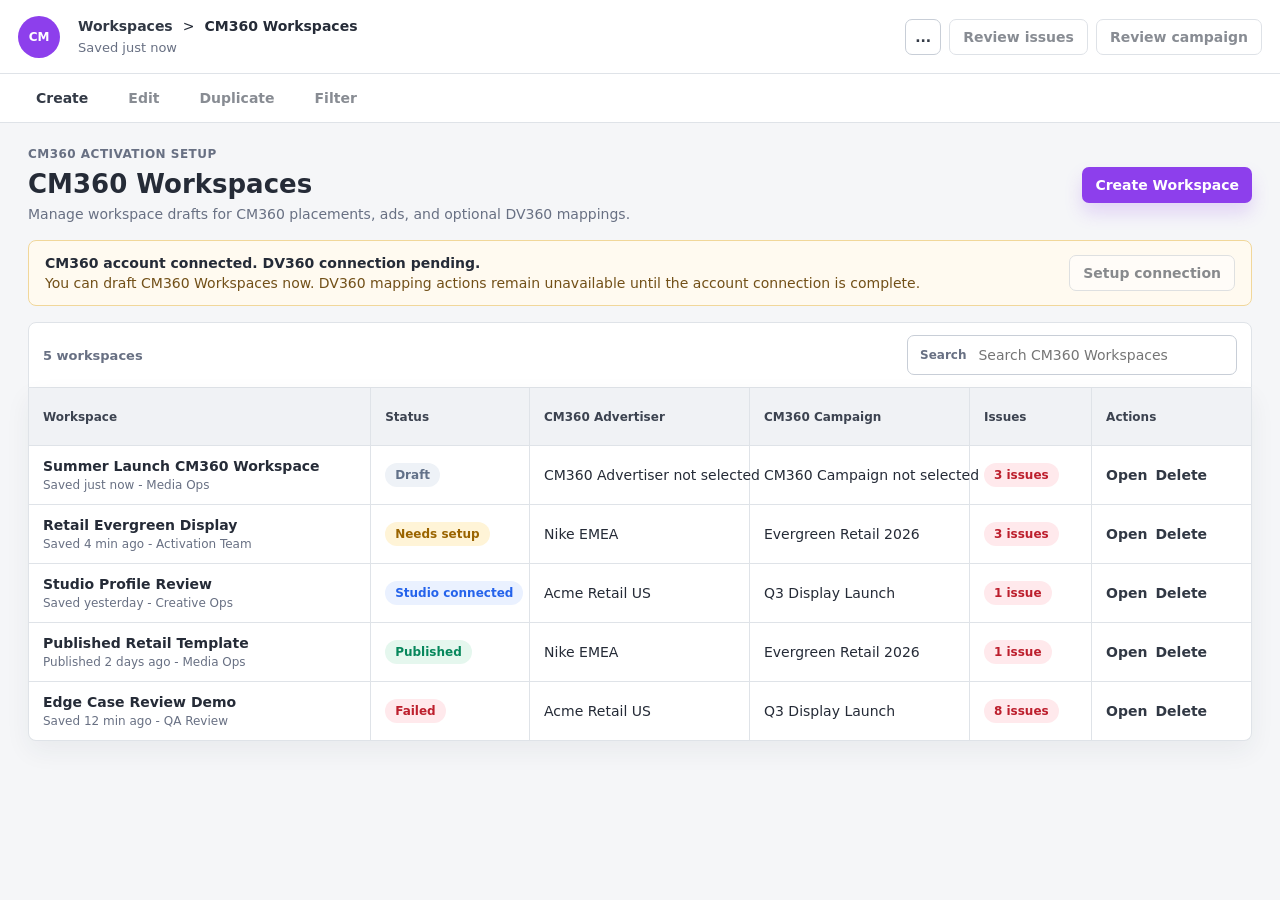
<file: cm360-workspace/index.html>
<!DOCTYPE html>
<html lang="en">
  <head>
    <meta charset="UTF-8" />
    <meta name="viewport" content="width=device-width, initial-scale=1.0" />
    <title>CM360 Workspaces Prototype</title>
    <link rel="stylesheet" href="./cm360-workspace.css" />
  </head>
  <body>
    <div id="cm360WorkspaceApp"></div>
    <noscript>This page requires JavaScript to run.</noscript>
    <script src="./data/cm360WorkspaceFixtures.js"></script>
    <script src="./data/cm360WorkspaceValidation.js"></script>
    <script src="./data/cm360WorkspaceAdapter.js"></script>
    <script src="./data/dcoConnectedPlatformFixtures.js"></script>
    <script src="./data/dcoSegmentModel.js"></script>
    <script src="./DCOConnectedTargeting.js"></script>
    <script src="./DCOActivationWorkflow.js"></script>
    <script src="./CM360WorkspaceApp.jsx"></script>
  </body>
</html>
</file>
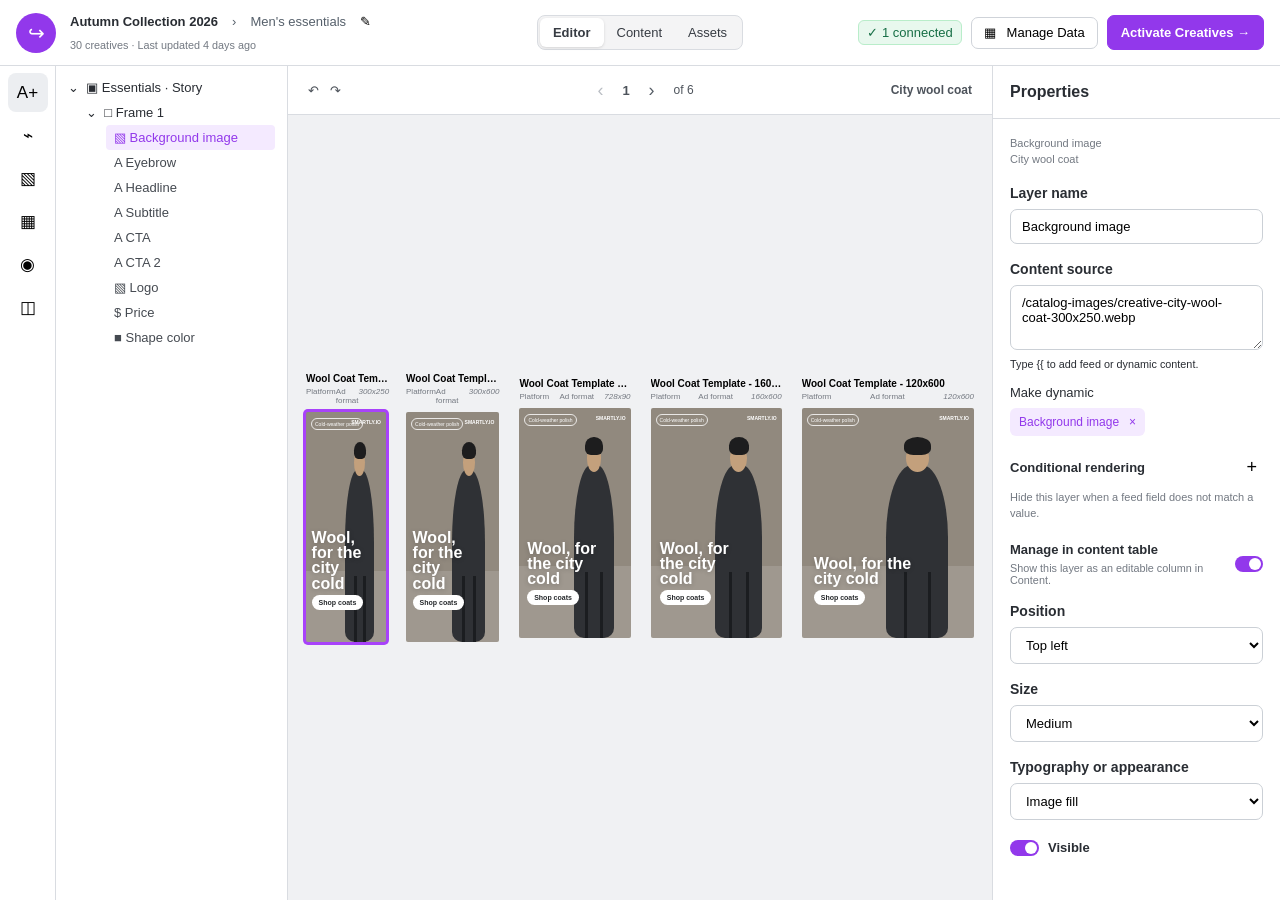
<file: dco-editor/index.html>
<!DOCTYPE html>
<html lang="en">
  <head>
    <meta charset="UTF-8" />
    <meta name="viewport" content="width=device-width, initial-scale=1.0" />
    <title>Autumn Collection 2026 — Template Editor</title>
    <link rel="stylesheet" href="./editor.css" />
  </head>
  <body>
    <div id="dcoEditorApp"></div>
    <noscript>This prototype requires JavaScript.</noscript>
    <script src="./editor.js"></script>
  </body>
</html>
</file>
<file: cm360-workspace/cm360-workspace.css>
:root {
  color-scheme: light;
  --bg: #f5f6f8;
  --surface: #ffffff;
  --surface-soft: #f8f9fb;
  --panel: #fbfbfc;
  --line: #dfe3e8;
  --line-strong: #c8ced7;
  --text: #252b37;
  --muted: #687083;
  --purple: #8d3fec;
  --purple-dark: #7430c8;
  --purple-soft: #f1e8ff;
  --blue: #2563eb;
  --blue-soft: #eaf1ff;
  --green: #07875c;
  --green-soft: #e5f7ee;
  --yellow: #9a6400;
  --yellow-soft: #fff4d7;
  --red: #bd1f2d;
  --red-soft: #ffe9ec;
  --shadow: 0 18px 54px rgba(31, 38, 54, 0.14);
}

/* Rich Media / DCO activation workflow */
.dco-workflow-layout {
  display: grid;
  grid-template-columns: 248px minmax(0, 1fr);
  min-height: calc(100vh - 106px);
}

.dco-workflow-nav {
  background: #f7f8fa;
  border-right: 1px solid var(--line);
  padding: 18px 14px;
}

.dco-back-link {
  background: transparent;
  border: 0;
  color: var(--muted);
  font-weight: 700;
  padding: 6px 8px 18px;
  text-align: left;
}

.dco-back-link:hover { color: var(--text); }
.dco-editor-return {
  color: var(--purple);
  display: block;
  font-size: 12px;
  font-weight: 800;
  padding: 6px 8px 8px;
  text-decoration: none;
}
.dco-editor-return:hover { text-decoration: underline; }

.dco-nav-heading {
  border-bottom: 1px solid var(--line);
  display: grid;
  gap: 4px;
  margin-bottom: 10px;
  padding: 0 8px 16px;
}

.dco-nav-heading span,
.dco-nav-summary span,
.dco-header-meta span {
  color: var(--muted);
  font-size: 11px;
  font-weight: 800;
  letter-spacing: .05em;
  text-transform: uppercase;
}

.dco-workflow-nav nav { display: grid; gap: 3px; }

.dco-nav-item {
  align-items: center;
  background: transparent;
  border: 1px solid transparent;
  border-radius: 6px;
  color: var(--text);
  display: grid;
  gap: 9px;
  grid-template-columns: 24px minmax(0, 1fr) 8px;
  min-height: 52px;
  padding: 8px;
  text-align: left;
  width: 100%;
}

.dco-nav-item:hover { background: #fff; border-color: var(--line); }
.dco-nav-item.active { background: #fff; border-color: #b9c8dc; box-shadow: 0 1px 3px rgba(30, 42, 62, .06); }
.dco-nav-index { align-items: center; background: #e9edf3; border-radius: 50%; display: flex; font-size: 11px; font-weight: 800; height: 24px; justify-content: center; }
.dco-nav-item.active .dco-nav-index { background: #eae3ff; color: var(--purple); }
.dco-nav-copy { display: grid; gap: 3px; min-width: 0; }
.dco-nav-copy strong { font-size: 13px; }
.dco-nav-copy small { color: var(--muted); font-size: 11px; }
.dco-nav-dot { border-radius: 50%; height: 8px; width: 8px; }
.dco-nav-dot.green { background: #168357; }
.dco-nav-dot.blue { background: #2878b7; }
.dco-nav-dot.yellow { background: #bd7a00; }
.dco-nav-dot.red { background: #c83f4d; }
.dco-nav-dot.gray { background: #a4afbd; }

.dco-nav-summary {
  border-top: 1px solid var(--line);
  display: grid;
  gap: 6px;
  margin-top: 16px;
  padding: 16px 8px;
}

.dco-nav-summary strong { font-size: 12px; }
.dco-workflow-main { background: #f4f6f9; min-width: 0; padding: 0 24px 40px; }

.dco-workflow-header {
  align-items: flex-start;
  background: #fff;
  border-bottom: 1px solid var(--line);
  display: flex;
  justify-content: space-between;
  margin: 0 -24px 22px;
  padding: 22px 24px;
}

.dco-workflow-header h1 { font-size: 22px; margin: 0; }
.dco-workflow-header p { color: var(--muted); margin: 8px 0 0; }
.dco-header-meta { display: grid; gap: 5px; min-width: 110px; text-align: right; }
.dco-header-meta strong { font-size: 12px; }

.dco-section-head,
.dco-panel-head {
  align-items: flex-start;
  display: flex;
  gap: 16px;
  justify-content: space-between;
}

.dco-section-head { margin: 0 0 14px; }
.dco-section-head h2 { font-size: 18px; margin: 0; }
.dco-section-head p,
.dco-panel-head p { color: var(--muted); line-height: 1.45; margin: 5px 0 0; }

.dco-panel {
  background: #fff;
  border: 1px solid var(--line);
  border-radius: 7px;
  margin-bottom: 14px;
  padding: 18px;
}

.dco-panel-head { border-bottom: 1px solid var(--line); margin: -2px 0 16px; padding-bottom: 13px; }
.dco-panel-head > div:first-child { align-items: center; display: flex; flex-wrap: wrap; gap: 0 8px; }
.dco-panel-head > div:first-child p { flex-basis: 100%; }
.dco-panel h3 { font-size: 14px; margin: 0; }
.dco-panel-disabled { background: #fafbfc; }

.dco-segments-empty {
  align-items: center;
  display: flex;
  flex-direction: column;
  justify-content: center;
  min-height: 340px;
  padding: 48px 24px;
  text-align: center;
}

.dco-segments-empty .primary-button { min-width: 140px; }

.dco-segments-empty p {
  color: var(--muted);
  line-height: 1.5;
  margin: 14px 0 4px;
  max-width: 480px;
}

.dco-metadata-grid {
  display: grid;
  grid-template-columns: repeat(4, minmax(150px, 1fr));
  margin: 0;
}

.dco-metadata-grid > div { border-bottom: 1px solid var(--line); min-height: 68px; padding: 11px 14px 11px 0; }
.dco-metadata-grid dt,
.dco-inline-metadata dt,
.dco-route-details dt { color: var(--muted); font-size: 11px; font-weight: 800; margin-bottom: 6px; text-transform: uppercase; }
.dco-metadata-grid dd,
.dco-inline-metadata dd,
.dco-route-details dd { font-weight: 650; margin: 0; }
.dco-format-list { white-space: nowrap; }

.dco-type-selector { display: grid; gap: 12px; grid-template-columns: repeat(2, 1fr); }
.dco-type-option {
  background: #fff;
  border: 1px solid var(--line-strong);
  border-radius: 6px;
  color: var(--text);
  display: grid;
  gap: 6px;
  padding: 15px;
  text-align: left;
}
.dco-type-option span { color: var(--muted); line-height: 1.45; }
.dco-type-option.selected { border-color: var(--purple); box-shadow: inset 3px 0 var(--purple); }
.dco-inline-notice,
.dco-dependency {
  align-items: center;
  background: #f5f7fa;
  border: 1px solid var(--line);
  border-radius: 6px;
  display: flex;
  gap: 12px;
  margin-top: 14px;
  padding: 12px;
}
.dco-inline-notice span,
.dco-dependency span { color: var(--muted); flex: 1; }

.dco-compact-table,
.dco-data-table { border-collapse: collapse; width: 100%; }
.dco-compact-table th,
.dco-data-table th { background: #f7f8fa; color: #56657a; font-size: 11px; letter-spacing: .025em; text-align: left; text-transform: uppercase; }
.dco-compact-table th,
.dco-compact-table td,
.dco-data-table th,
.dco-data-table td { border-bottom: 1px solid var(--line); padding: 10px 12px; vertical-align: middle; }
.dco-compact-table tr:last-child td,
.dco-data-table tr:last-child td { border-bottom: 0; }
.dco-data-table td { font-size: 12px; }
.dco-data-table td small { color: var(--muted); display: block; margin-top: 4px; }
.dco-table-scroll { overflow: auto; }
.dco-routing-table { min-width: 1040px; }
.dco-column-groups th { background: #edf1f6; border-right: 2px solid #fff; color: #46566d; text-align: center; }
.dco-route-row td:nth-child(2),
.dco-route-row td:nth-child(8) { border-right: 1px solid #cdd6e2; }

.dco-expand {
  align-items: center;
  background: #fff;
  border: 1px solid var(--line-strong);
  border-radius: 4px;
  color: var(--text);
  display: flex;
  height: 24px;
  justify-content: center;
  width: 24px;
}
.dco-expanded-row td { background: #f8fafc; padding: 15px; }
.dco-route-details { display: grid; gap: 20px; grid-template-columns: minmax(0, 1fr) 240px; }
.dco-route-details dl { display: grid; gap: 12px; grid-template-columns: repeat(3, minmax(140px, 1fr)); margin: 0; }
.dco-mini-preview { background: #283449; border-radius: 5px; color: #fff; display: grid; gap: 8px; min-height: 110px; padding: 16px; }
.dco-mini-preview span,
.dco-mini-preview small { color: #c8d2df; }

.dco-inline-metadata { display: grid; gap: 0; grid-template-columns: repeat(4, minmax(140px, 1fr)); margin: 0; }
.dco-inline-metadata > div { border-right: 1px solid var(--line); padding: 4px 18px 4px 0; }
.dco-inline-metadata > div + div { padding-left: 18px; }
.dco-inline-metadata > div:last-child { border-right: 0; }
.dco-action-row { align-items: center; display: flex; flex-wrap: wrap; gap: 9px; margin-top: 17px; }
.dco-kicker { align-items: center; background: #e9edf3; border-radius: 4px; display: inline-flex; font-size: 11px; font-weight: 900; height: 22px; justify-content: center; width: 22px; }
.dco-prototype-label { background: #edf1f5; border-radius: 4px; color: var(--muted); font-size: 11px; font-weight: 750; padding: 7px 9px; }

.dco-verdict {
  align-items: center;
  border: 1px solid;
  border-radius: 7px;
  display: flex;
  justify-content: space-between;
  margin-bottom: 14px;
  padding: 18px;
}
.dco-verdict > div { display: grid; gap: 5px; }
.dco-verdict span { font-size: 11px; font-weight: 800; text-transform: uppercase; }
.dco-verdict strong { font-size: 19px; }
.dco-verdict p { margin: 0; }
.dco-verdict.blocked { background: #fff7f7; border-color: #e3b9bd; }
.dco-verdict.ready { background: #f0faf5; border-color: #a9d5bf; }
.dco-blocker-summary { background: #fff; border-left: 4px solid #c83f4d; padding: 16px 18px; }
.dco-blocker-summary { display: grid; gap: 7px; }
.dco-blocker-summary ol { margin: 4px 0 0; padding-left: 20px; }
.dco-blocker-summary li + li { margin-top: 6px; }
.dco-next-action { justify-content: flex-end; }

.dco-editor-modal { width: min(780px, calc(100vw - 40px)); }
.dco-variant-modal,
.dco-feed-modal { width: min(1050px, calc(100vw - 40px)); }
.dco-profile-modal { width: min(640px, calc(100vw - 40px)); }
.dco-placement-multiselect-modal { width: min(980px, calc(100vw - 40px)); }
.dco-editor-section { border: 1px solid var(--line); border-radius: 6px; margin-bottom: 12px; padding: 14px; }
.dco-editor-section > h3 { margin: 0 0 12px; }
.dco-editor-section summary { cursor: pointer; font-weight: 800; margin: -2px 0 12px; }
.dco-editor-section:not([open]) summary { margin-bottom: -2px; }
.dco-toggle-row { align-items: center; border-top: 1px solid var(--line); display: flex; gap: 10px; margin-top: 14px; padding-top: 14px; }
.dco-toggle-row input { height: 18px; width: 18px; }
.dco-toggle-row span { display: grid; gap: 3px; }
.dco-toggle-row small { color: var(--muted); }
.dco-day-grid { border-top: 1px solid var(--line); display: grid; gap: 6px; margin-top: 12px; padding-top: 12px; }
.dco-day-grid > div { align-items: center; display: grid; gap: 8px; grid-template-columns: 100px 110px 20px 110px; }
.dco-day-grid input { border: 1px solid var(--line-strong); border-radius: 4px; min-height: 32px; padding: 4px 7px; }
.dco-full-field { grid-column: 1 / -1; }
.dco-profile-options { display: grid; gap: 9px; }
.dco-profile-options button { background: #fff; border: 1px solid var(--line-strong); border-radius: 5px; display: grid; gap: 5px; padding: 14px; text-align: left; }
.dco-profile-options button:hover:not(:disabled) { border-color: var(--purple); }
.dco-profile-options button:disabled { background: #f5f6f8; color: #767d87; opacity: 1; }
.dco-template-cell { display: grid; gap: 4px; min-width: 190px; }
.dco-template-cell small { color: var(--muted); }
.dco-delivery-list { display: grid; gap: 5px; min-width: 180px; }
.dco-delivery-list > span { border-top: 1px solid var(--line); display: grid; gap: 2px; padding-top: 5px; }
.dco-delivery-list small { color: var(--muted); }
.dco-modal-selection-count { color: var(--muted); margin-right: auto; }
.dco-profile-options span,
.dco-feed-note { color: var(--muted); }

@media (max-width: 1050px) {
  .dco-metadata-grid { grid-template-columns: repeat(2, 1fr); }
  .dco-inline-metadata { grid-template-columns: repeat(2, 1fr); row-gap: 16px; }
  .dco-inline-metadata > div:nth-child(2) { border-right: 0; }
  .dco-route-details { grid-template-columns: 1fr; }
}

@media (max-width: 760px) {
  .dco-workflow-layout { grid-template-columns: 1fr; }
  .dco-workflow-nav { border-bottom: 1px solid var(--line); border-right: 0; }
  .dco-workflow-nav nav { grid-template-columns: repeat(2, 1fr); }
  .dco-workflow-main { padding-left: 14px; padding-right: 14px; }
  .dco-workflow-header { margin-left: -14px; margin-right: -14px; }
  .dco-type-selector,
  .dco-metadata-grid,
  .dco-inline-metadata { grid-template-columns: 1fr; }
  .dco-inline-metadata > div { border-bottom: 1px solid var(--line); border-right: 0; padding: 10px 0; }
  .dco-inline-metadata > div + div { padding-left: 0; }
}

.dco-exclusion-notice,
.dco-logic-notice {
  align-items: flex-start;
  background: #f4f7fb;
  border: 1px solid #cfd9e7;
  border-radius: 7px;
  display: flex;
  gap: 12px;
  margin-bottom: 14px;
  padding: 13px 15px;
}

.dco-exclusion-notice p { color: var(--muted); margin: 5px 0 0; }
.dco-logic-notice { align-items: center; }
.dco-logic-notice > strong { white-space: nowrap; }
.dco-logic-notice > span { color: var(--muted); }
.dco-logic-notice b { color: var(--text); }

.dco-model-flow {
  align-items: center;
  display: flex;
  flex-wrap: wrap;
  gap: 9px;
}

.dco-model-flow span {
  background: #f6f7f9;
  border: 1px solid var(--line);
  border-radius: 5px;
  font-weight: 750;
  padding: 10px 12px;
}

.dco-model-flow b { color: var(--muted); }
.dco-assignment-toolbar {
  align-items: center;
  background: #fff;
  border: 1px solid var(--line);
  border-bottom: 0;
  border-radius: 7px 7px 0 0;
  display: flex;
  gap: 10px;
  min-height: 52px;
  padding: 9px 13px;
}

.dco-assignment-toolbar label { align-items: center; display: flex; gap: 7px; }
.dco-assignment-toolbar strong { color: var(--muted); font-size: 12px; margin-right: auto; }
.dco-assignment-panel { border-radius: 0 0 7px 7px; margin-top: 0; padding: 0; }
.dco-assignment-table { min-width: 1380px; }
.dco-assignment-table th:first-child,
.dco-assignment-table td:first-child { text-align: center; width: 38px; }
.dco-empty-value { color: #858c96; font-size: 15px; }

.dco-rendition-list { display: grid; gap: 7px; }
.dco-rendition-list > div:first-child { display: grid; gap: 4px; margin-bottom: 3px; }
.dco-rendition-list > div:first-child span { color: var(--muted); }
.dco-rendition-row { align-items: center; background: #fff; border: 1px solid var(--line); border-radius: 5px; display: grid; gap: 12px; grid-template-columns: 120px minmax(180px, 1fr) auto; padding: 8px 10px; }

.dco-rule-type-grid { display: grid; gap: 10px; grid-template-columns: repeat(3, 1fr); }
.dco-rule-type-grid button { background: #fff; border: 1px solid var(--line-strong); border-radius: 7px; display: grid; gap: 8px; min-height: 126px; padding: 16px; text-align: left; }
.dco-rule-type-grid button:hover { border-color: var(--purple); box-shadow: inset 3px 0 var(--purple); }
.dco-rule-type-grid button strong { font-size: 15px; }
.dco-rule-type-grid button span { color: var(--muted); line-height: 1.45; }

.dco-id-mapping-list { display: grid; gap: 7px; margin: 11px 0; }
.dco-id-mapping-list > div { align-items: center; display: grid; gap: 8px; grid-template-columns: 1fr auto; }
.dco-id-mapping-list input,
.dco-radius-field input { border: 1px solid var(--line-strong); border-radius: 5px; min-height: 38px; padding: 7px 9px; width: 100%; }
.dco-radius-field { align-items: center; display: grid; gap: 8px; grid-template-columns: 1fr auto; }
.dco-usage-summary { background: #f6f7f9; border: 1px solid var(--line); border-radius: 6px; display: grid; gap: 5px; padding: 12px; }
.dco-usage-summary span { color: var(--muted); }

.dco-assignment-drawer {
  border-radius: 0;
  display: flex;
  flex-direction: column;
  height: 100vh;
  margin-left: auto;
  max-width: 560px;
  width: min(560px, 100%);
}

.dco-drawer-overlay { justify-content: flex-end; padding: 0; }
.dco-assignment-drawer .modal-body { flex: 1; overflow: auto; }
.dco-drawer-intro { background: #f6f7f9; border: 1px solid var(--line); border-radius: 6px; display: grid; gap: 5px; padding: 13px; }
.dco-drawer-intro p { color: var(--muted); line-height: 1.45; margin: 5px 0 0; }
.dco-drawer-rule-group { border-bottom: 1px solid var(--line); padding: 16px 0; }
.dco-drawer-rule-group h3 { margin: 0 0 10px; }
.dco-rule-check { align-items: center; border: 1px solid var(--line); border-radius: 6px; display: grid; gap: 9px; grid-template-columns: auto minmax(0, 1fr) auto; margin-top: 7px; padding: 10px; }
.dco-rule-check > span { display: grid; gap: 4px; }
.dco-rule-check small { color: var(--muted); }
.dco-rule-check.disabled { background: #f8f8f9; }
.dco-custom-day label { align-items: center; display: flex; gap: 6px; }
.dco-assignment-cell { position: relative; }
.dco-assignment-trigger {
  background: transparent;
  border: 0;
  border-radius: 4px;
  color: var(--purple);
  font-size: 12px;
  font-weight: 750;
  max-width: 180px;
  overflow: hidden;
  padding: 6px 7px;
  text-align: left;
  text-overflow: ellipsis;
  white-space: nowrap;
}
.dco-assignment-trigger:hover { background: var(--purple-soft); }
.dco-assignment-trigger.assigned { background: #f5f6f8; color: var(--text); }
.dco-assignment-popover {
  background: #fff;
  border: 1px solid var(--line-strong);
  border-radius: 7px;
  box-shadow: var(--shadow);
  display: grid;
  gap: 8px;
  left: 0;
  min-width: 270px;
  padding: 12px;
  position: absolute;
  top: calc(100% + 4px);
  z-index: 20;
}
.dco-assignment-popover > input { border: 1px solid var(--line-strong); border-radius: 5px; min-height: 34px; padding: 6px 8px; }
.dco-assignment-popover > div { display: grid; max-height: 190px; overflow: auto; }
.dco-assignment-popover > div button { align-items: center; background: transparent; border: 0; border-radius: 4px; display: flex; justify-content: space-between; padding: 8px; text-align: left; }
.dco-assignment-popover > div button:hover { background: #f5f6f8; }
.dco-popover-create, .dco-popover-remove { background: transparent; border: 0; border-top: 1px solid var(--line); color: var(--purple); font-weight: 750; padding: 9px 6px 3px; text-align: left; }
.dco-popover-remove { color: var(--red); }
.dco-popover-remove:disabled { color: #9ca2aa; cursor: not-allowed; }
.dco-popover-empty { color: var(--muted); padding: 8px; }
.dco-section-copy { color: var(--muted); line-height: 1.5; }
.dco-action-row.no-margin { margin-top: 0; }
.dco-review-actions { border-top: 1px solid var(--line); justify-content: flex-end; padding-top: 16px; }

.dco-media-grid { display: grid; gap: 14px; grid-template-columns: repeat(3, minmax(0, 1fr)); }
.dco-media-card { margin: 0; min-width: 0; }
.dco-media-card .form-grid { grid-template-columns: 1fr; }
.dco-connection-summary { border-top: 1px solid var(--line); display: grid; gap: 10px; margin: 16px 0 10px; padding-top: 14px; }
.dco-connection-summary div { display: grid; gap: 4px; }
.dco-connection-summary dt,
.dco-traffic-details dt { color: var(--muted); font-size: 11px; font-weight: 800; text-transform: uppercase; }
.dco-connection-summary dd,
.dco-traffic-details dd { font-weight: 700; margin: 0; }
.dco-media-context { background: #f6f7f9; border: 1px solid var(--line); border-radius: 6px; color: var(--muted); line-height: 1.45; margin-top: 14px; padding: 11px; }
.dco-delivery-trigger { background: transparent; border: 0; color: var(--purple); font-weight: 750; padding: 5px 0; white-space: nowrap; }
.dco-rendition-head { align-items: center; display: flex !important; justify-content: space-between; }
.dco-rendition-head > div { display: grid; gap: 4px; }
.dco-rendition-delivery-row { align-items: center; background: #fff; border: 1px solid var(--line); border-radius: 5px; display: grid; gap: 14px; grid-template-columns: minmax(160px, .8fr) minmax(240px, 1.4fr) auto auto; padding: 10px 12px; }
.dco-rendition-delivery-row > div:first-child,
.dco-rendition-delivery-row > div:nth-child(2) { display: grid; gap: 4px; }
.dco-rendition-delivery-row span { color: var(--muted); font-size: 11px; }
.dco-placement-context { background: #f6f7f9; border: 1px solid var(--line); border-radius: 6px; display: grid; gap: 5px 12px; grid-template-columns: 100px 1fr; margin-bottom: 14px; padding: 12px; }
.dco-placement-context span { color: var(--muted); font-size: 11px; font-weight: 800; text-transform: uppercase; }
.dco-auto-preview { display: grid; gap: 7px; }
.dco-auto-preview > div { align-items: center; border: 1px solid var(--line); border-radius: 6px; display: grid; gap: 10px; grid-template-columns: 120px 1fr auto; padding: 10px 12px; }
.dco-auto-preview span { color: var(--muted); }
.dco-traffic-context { align-items: center; display: grid; gap: 24px; grid-template-columns: minmax(180px, 1fr) minmax(220px, 1.4fr) auto; }
.dco-traffic-context > div { display: grid; gap: 5px; }
.dco-traffic-context > div span { color: var(--muted); font-size: 11px; font-weight: 800; text-transform: uppercase; }
.dco-trafficking-table { min-width: 1020px; }
.dco-traffic-details { display: grid; gap: 16px; grid-template-columns: repeat(3, minmax(160px, 1fr)); margin: 0; }
.dco-traffic-details > div { display: grid; gap: 5px; }
.dco-execution-plan { display: grid; gap: 12px; grid-template-columns: repeat(3, 1fr); }
.dco-execution-plan > div { background: #f7f8fa; border: 1px solid var(--line); border-radius: 6px; display: grid; gap: 6px; min-height: 100px; padding: 14px; }
.dco-execution-plan span { color: var(--muted); font-size: 11px; font-weight: 800; text-transform: uppercase; }
.dco-execution-plan strong { font-size: 15px; }
.dco-execution-plan small { color: var(--muted); line-height: 1.45; }
.dco-validation-clear { color: #176a49; padding: 8px 0 16px; }

.dco-head-actions,
.dco-platform-segment,
.dco-builder-selection { align-items: center; display: flex; gap: 8px; }
.dco-targeting-tabs { align-items: flex-end; border-bottom: 1px solid var(--line); display: flex; gap: 4px; margin-top: 4px; }
.dco-targeting-tabs button { background: transparent; border: 0; border-bottom: 2px solid transparent; color: var(--muted); font-weight: 800; padding: 10px 14px; }
.dco-targeting-tabs button.active { border-bottom-color: var(--purple); color: var(--purple); }
.dco-targeting-tabs button span { background: #eef1f5; border-radius: 10px; color: var(--muted); font-size: 10px; margin-left: 5px; padding: 2px 6px; }
.dco-tabbed-panel { border-radius: 0 0 7px 7px; margin-top: 0; padding: 0; }
.dco-rules-table { min-width: 1120px; }
.dco-groups-table { min-width: 900px; }
.dco-group-summary { align-items: center; display: flex; flex-wrap: wrap; gap: 6px; }
.dco-group-summary span { background: #f4f5f7; border: 1px solid var(--line); border-radius: 5px; padding: 5px 7px; }
.dco-and-label { color: var(--muted); font-size: 10px; letter-spacing: .05em; }
.dco-group-assignment-table { min-width: 1540px; }
.dco-group-assignment-table select,
.dco-assignment-toolbar select { background: #fff; border: 1px solid var(--line-strong); border-radius: 6px; min-height: 34px; padding: 5px 28px 5px 8px; }
.dco-group-assignment-table select { min-width: 220px; width: 100%; }
.dco-assignment-choice { display: grid; justify-items: start; gap: 4px; }
.dco-assignment-choice .text-button { font-size: 11px; }

.dco-assignment-summary {
  background: #fff;
  border: 1px solid var(--line);
  border-bottom: 0;
  border-radius: 7px 7px 0 0;
  display: grid;
  grid-template-columns: repeat(3, minmax(170px, 1fr));
  margin-bottom: 0;
}
.dco-assignment-summary > div { border-right: 1px solid var(--line); display: grid; gap: 4px; padding: 11px 14px; }
.dco-assignment-summary > div:last-child { border-right: 0; }
.dco-assignment-summary span { color: var(--muted); font-size: 10px; font-weight: 850; letter-spacing: .035em; text-transform: uppercase; }
.dco-assignment-summary strong { font-size: 13px; }
.dco-assignment-summary + .dco-assignment-toolbar { border-radius: 0; }
.dco-assignment-panel .dco-table-scroll { max-height: 68vh; }
.dco-assignment-column-groups th { background: #edf1f6; border-right: 1px solid #d9e0e9; color: #46566d; }
.dco-assignment-column-groups th[colspan] { text-align: center; }
.dco-group-assignment-table thead th { position: sticky; top: 0; z-index: 3; }
.dco-group-assignment-table thead tr:nth-child(2) th { top: 35px; }
.dco-group-assignment-table th:first-child,
.dco-group-assignment-table td:first-child { text-align: center; width: 38px; }
.dco-col-select { width: 42px; }
.dco-col-variant { width: 310px; }
.dco-col-activation { width: 130px; }
.dco-col-format { width: 135px; }
.dco-col-group { width: 255px; }
.dco-col-rules { width: 195px; }
.dco-col-schedule { width: 275px; }
.dco-col-validation { width: 125px; }
.dco-variant-assignment-row td { background: #fff; }
.dco-variant-assignment-row.is-inactive td,
.dco-format-assignment-row.is-inactive td { background: #f8f9fb; color: #747d89; }
.dco-variant-identity,
.dco-format-identity { align-items: center; display: flex; gap: 9px; min-width: 0; }
.dco-variant-identity > div { display: grid; gap: 3px; min-width: 0; }
.dco-variant-identity > div strong { overflow: hidden; text-overflow: ellipsis; white-space: nowrap; }
.dco-expand-chevron { border: 0; font-size: 19px; font-weight: 700; }
.switch-control.dco-assignment-switch { min-height: 30px; padding: 0 8px; }
.switch-control.dco-assignment-switch input { appearance: none; background: #aeb5bf; border-radius: 999px; cursor: pointer; height: 16px; margin: 0; position: relative; transition: background .15s ease; width: 30px; }
.switch-control.dco-assignment-switch input::before { background: #fff; border-radius: 50%; box-shadow: 0 1px 2px rgba(20, 27, 39, .3); content: ""; height: 12px; left: 2px; position: absolute; top: 2px; transition: transform .15s ease; width: 12px; }
.switch-control.dco-assignment-switch input:checked { background: var(--purple); }
.switch-control.dco-assignment-switch input:checked::before { transform: translateX(14px); }
.switch-control.dco-assignment-switch input:focus-visible { outline: 2px solid var(--purple); outline-offset: 2px; }
.dco-assignment-switch span { min-width: 19px; }
.dco-activation-state { white-space: nowrap; }
.dco-assigned-rule-list { display: flex; flex-wrap: wrap; gap: 5px; }
.dco-assigned-rule-list > span:not(.dco-empty-value) { background: #f2efff; border-radius: 999px; color: #5922b8; font-size: 11px; font-weight: 750; padding: 4px 7px; white-space: nowrap; }
.dco-schedule-choice { display: grid; gap: 4px; }
.dco-schedule-choice small { color: var(--muted); line-height: 1.3; margin: 0 !important; }
.dco-format-assignment-row td { background: #f8fafc; border-bottom-color: #e5eaf0; }
.dco-format-identity { padding-left: 32px; }
.dco-format-branch { color: #8a94a3; font-size: 16px; }
.dco-inherited-value { color: var(--muted); font-size: 11px; font-style: italic; }

@media (max-width: 760px) {
  .dco-assignment-summary { grid-template-columns: 1fr; }
  .dco-assignment-summary > div { border-bottom: 1px solid var(--line); border-right: 0; }
  .dco-assignment-summary > div:last-child { border-bottom: 0; }
  .dco-assignment-toolbar { align-items: stretch; flex-wrap: wrap; }
}

.dco-detected-summary { margin-top: 14px; }
.dco-detected-summary .dco-panel-head > span { color: var(--muted); font-size: 12px; }
.dco-detected-platforms { display: grid; gap: 0; grid-template-columns: repeat(3, minmax(0, 1fr)); }
.dco-detected-platforms > div { align-items: center; border-right: 1px solid var(--line); display: grid; gap: 6px; grid-template-columns: 1fr auto; padding: 4px 18px; }
.dco-detected-platforms > div:last-child { border-right: 0; }
.dco-detected-platforms > div > span:last-child { color: var(--muted); grid-column: 1 / -1; }

.dco-targeting-builder-drawer { border-radius: 0; height: 100vh; margin-left: auto; max-height: 100vh; width: min(78vw, 1100px); }
.dco-targeting-builder-drawer .modal-head { flex: 0 0 auto; }
.dco-targeting-builder-drawer .modal-body { display: grid; flex: 1; gap: 16px; overflow: auto; padding-bottom: 94px; }
.dco-targeting-builder-drawer .modal-footer { flex: 0 0 auto; }
.dco-builder-source { align-items: end; background: #f6f7f9; border: 1px solid var(--line); border-radius: 7px; display: grid; gap: 18px; grid-template-columns: minmax(260px, 1fr) minmax(260px, 1fr); padding: 13px; }
.dco-builder-source > div:first-child > span,
.dco-composer-label { color: var(--muted); display: block; font-size: 11px; font-weight: 850; margin-bottom: 7px; text-transform: uppercase; }
.dco-platform-segment { background: #e9ebef; border: 1px solid var(--line); border-radius: 7px; padding: 2px; width: fit-content; }
.dco-platform-segment button { background: transparent; border: 0; border-radius: 5px; font-weight: 800; min-width: 90px; padding: 7px 12px; }
.dco-platform-segment button.active { background: #fff; box-shadow: 0 1px 3px rgba(30, 38, 51, .13); color: var(--purple); }
.dco-builder-account { align-items: center; display: grid; gap: 4px 10px; grid-template-columns: minmax(0, 1fr) auto; }
.dco-builder-account strong { font-size: 14px; }
.dco-builder-account > span:not(.chip) { color: var(--muted); grid-row: 2; }
.dco-builder-account .chip { grid-column: 2; grid-row: 1 / 3; }
.dco-builder-filters { display: grid; gap: 10px; grid-template-columns: repeat(3, minmax(0, 1fr)); }
.dco-compatibility-control { align-items: center; background: #f0faf5; border: 1px solid #a9d5bf; border-radius: 6px; display: flex; font-weight: 750; gap: 8px; padding: 9px 11px; width: fit-content; }
.dco-object-browser { min-width: 900px; }
.dco-object-browser th:first-child,
.dco-object-browser td:first-child { text-align: center; width: 38px; }
.dco-sticky-builder-bar { bottom: 0; box-shadow: 0 -5px 14px rgba(30, 38, 51, .08); position: sticky; z-index: 2; }
.dco-builder-selection { display: grid; gap: 3px; margin-right: auto; }
.dco-builder-selection span { color: var(--muted); font-size: 12px; }
.dco-generated-name-list,
.dco-composer-name-list { display: grid; gap: 10px; }

.dco-composer-section { border: 1px solid var(--line); border-radius: 7px; padding: 15px; }
.dco-composer-conditions { display: grid; gap: 0; }
.dco-composer-condition { display: grid; gap: 5px; justify-items: center; }
.dco-composer-condition article { background: #f8f9fb; border: 1px solid var(--line); border-radius: 7px; display: grid; gap: 5px; padding: 12px; position: relative; width: 100%; }
.dco-composer-condition article > span { color: var(--muted); font-size: 11px; font-weight: 800; text-transform: uppercase; }
.dco-composer-condition article small { color: var(--muted); }
.dco-composer-condition article button { position: absolute; right: 10px; top: 10px; }
.dco-and-divider { color: var(--muted); font-size: 11px; letter-spacing: .08em; padding: 8px 0; }
.dco-composer-section > .secondary-button { margin-top: 12px; }
.dco-add-type-panel { border-top: 1px solid var(--line); display: grid; gap: 8px; margin-top: 13px; padding-top: 13px; }
.dco-used-type,
.dco-available-type { align-items: center; border: 1px solid var(--line); border-radius: 6px; display: grid; gap: 8px; grid-template-columns: 170px 1fr; min-height: 46px; padding: 8px 10px; }
.dco-used-type { background: #f5f6f8; color: var(--muted); }
.dco-used-type small { text-align: right; }
.dco-available-type > div { display: flex; flex-wrap: wrap; gap: 6px; justify-content: flex-end; }
.dco-available-type button { background: #fff; border: 1px solid var(--line-strong); border-radius: 5px; padding: 6px 8px; }

.dco-targeting-dependency,
.dco-placement-cell { display: grid; gap: 4px; }
.dco-targeting-dependency small,
.dco-placement-cell small { color: var(--muted); }
.dco-placement-cell button { justify-self: start; padding-left: 0; }
.dco-traffic-blocked td { background: #fff8f8; }
.dco-row-issues { display: grid; gap: 8px; }
.dco-row-issues > div { border-left: 3px solid var(--red); display: grid; gap: 4px; padding: 8px 10px; }
.dco-row-issues span { color: var(--muted); }
.dco-required-placement { background: #f4edff; border: 1px solid #d8c1f6; border-radius: 6px; display: grid; gap: 4px; margin-bottom: 12px; padding: 10px 12px; }
.dco-required-placement span { color: var(--muted); }
.dco-placement-picker-table { min-width: 760px; }
.dco-placement-option-name { display: grid; gap: 3px; min-width: 150px; }
.dco-placement-option-name small { color: var(--muted); }
.dco-draft-notice { margin-bottom: 14px; }
.dco-feed-data-table { min-width: 1150px; }

/* Segment targeting */
.dco-segments-table { min-width: 1120px; }
.dco-segments-table th:nth-child(2) { width: 42%; }
.dco-segment-chip-list { display: flex; flex-wrap: wrap; gap: 5px; }
.dco-segment-chip-list > span { align-items: center; background: #f4f2fb; border: 1px solid #ddd6f4; border-radius: 5px; color: #4b3d69; display: inline-flex; gap: 5px; max-width: 340px; overflow: hidden; padding: 5px 7px; text-overflow: ellipsis; white-space: nowrap; }
.dco-segment-chip-list > span b { color: #5c2bb8; margin-right: 4px; }
.dco-segment-chip-list > span small { color: var(--muted); }
.dco-inline-link { background: transparent; border: 0; color: var(--purple); display: grid; gap: 2px; padding: 0; text-align: left; }
.dco-inline-link small { color: var(--muted); }
.dco-segment-assignment-table { min-width: 1500px; }
.dco-assignment-parent td { background: #fff; }
.dco-assignment-parent.is-off td,
.dco-assignment-child.is-off td { background: #f7f8fa; color: #717986; }
.dco-assignment-child td { background: #fafbfc; }
.dco-variant-title { align-items: flex-start; display: flex; gap: 8px; min-width: 250px; }
.dco-variant-title > div { display: flex; flex-wrap: wrap; gap: 5px; }
.dco-variant-title small { color: var(--muted); flex-basis: 100%; }
.dco-expand-button { background: transparent; border: 0; font-size: 20px; line-height: 1; padding: 0 4px; }
.dco-active-count { display: grid; gap: 2px; }
.dco-active-count span,
.dco-child-label,
.muted { color: var(--muted); font-size: 11px; }
.dco-segment-select-cell { align-items: center; display: flex; gap: 7px; min-width: 250px; }
.dco-segment-select-cell select { min-width: 190px; }
.dco-toolbar-summary { color: var(--muted); margin-left: auto; }
.dco-cell-errors { display: grid; gap: 4px; max-width: 300px; }
.dco-cell-errors span { color: var(--red); font-size: 11px; line-height: 1.35; }
.dco-segment-builder { display: grid; gap: 10px; }
.dco-segment-mapping-block { border: 1px solid var(--line); border-radius: 7px; overflow: hidden; }
.dco-segment-mapping-block > header { align-items: center; background: #f5f7fa; border-bottom: 1px solid var(--line); display: flex; justify-content: space-between; padding: 10px 12px; }
.dco-segment-mapping-block > header > div:first-child { display: grid; gap: 2px; }
.dco-segment-mapping-block > header span { color: var(--muted); font-size: 11px; }
.dco-segment-mapping-block > .form-grid { padding: 12px; }
.dco-segment-values { display: grid; }
.dco-segment-values > div { align-items: center; border-bottom: 1px solid var(--line); display: flex; justify-content: space-between; padding: 9px 12px; }
.dco-segment-values > div:last-child { border-bottom: 0; }
.dco-segment-values > div > span { display: grid; gap: 2px; }
.dco-segment-values small { color: var(--muted); }
.dco-segment-preview { border: 1px solid var(--line); border-radius: 7px; overflow: hidden; }
.dco-segment-preview .dco-panel-head { background: #f8f9fb; margin: 0; padding: 11px 13px; }
.dco-segment-preview .dco-table-scroll { margin: 0; }
.dco-source-tabs { border-bottom: 1px solid var(--line); display: flex; gap: 4px; }
.dco-source-tabs button { background: transparent; border: 0; border-bottom: 2px solid transparent; color: var(--muted); font-weight: 800; padding: 9px 12px; }
.dco-source-tabs button.active { border-bottom-color: var(--purple); color: var(--purple); }
.dco-picker-filters { display: grid; gap: 8px; grid-template-columns: 1fr 220px 160px; }
.dco-picker-filters input,
.dco-picker-filters select { border: 1px solid var(--line-strong); border-radius: 6px; min-height: 36px; padding: 7px 9px; }
.dco-picker-account { align-items: center; background: #f6f7f9; border: 1px solid var(--line); border-radius: 6px; display: flex; justify-content: space-between; padding: 10px 12px; }
.dco-picker-account > span { display: grid; gap: 2px; }
.dco-picker-account small { color: var(--muted); }
.dco-picker-list { border: 1px solid var(--line); border-radius: 7px; display: grid; max-height: 430px; overflow: auto; }
.dco-picker-list > label { align-items: center; border-bottom: 1px solid var(--line); display: flex; gap: 10px; padding: 10px 12px; }
.dco-picker-list > label:last-child { border-bottom: 0; }
.dco-picker-list > label > span { display: grid; gap: 3px; }
.dco-picker-list small { color: var(--muted); }
.dco-import-source-grid { align-items: end; display: grid; gap: 12px; grid-template-columns: 1fr auto 1fr; }
.dco-import-source-grid > span { color: var(--muted); padding-bottom: 10px; }
.dco-import-preview { background: #f5f7fa; border: 1px solid var(--line); border-radius: 6px; display: flex; justify-content: space-between; padding: 10px 12px; }
.dco-import-results { border: 1px solid var(--line); border-radius: 7px; overflow: hidden; }
.dco-import-results .dco-panel-head { background: #f7f8fa; margin: 0; padding: 10px 12px; }
.dco-import-results > div:not(.dco-panel-head) { align-items: center; border-top: 1px solid var(--line); display: flex; gap: 12px; justify-content: space-between; padding: 9px 12px; }
.dco-import-results > div.has-error { background: #fff8f8; }
.dco-import-results > div > span:first-child { display: grid; gap: 3px; min-width: 0; }
.dco-import-results small { color: var(--muted); max-width: 620px; overflow: hidden; text-overflow: ellipsis; white-space: nowrap; }
.dco-time-range { align-items: center; display: flex; gap: 8px; }
.dco-feed-table { min-width: 1000px; }

@media (max-width: 760px) {
  .dco-rule-type-grid { grid-template-columns: 1fr; }
  .dco-assignment-toolbar { align-items: stretch; flex-direction: column; }
  .dco-assignment-toolbar strong { margin-right: 0; }
  .dco-media-grid,
  .dco-execution-plan { grid-template-columns: 1fr; }
  .dco-rendition-delivery-row,
  .dco-traffic-context,
  .dco-traffic-details { grid-template-columns: 1fr; }
  .dco-rendition-head { align-items: flex-start; flex-direction: column; gap: 10px; }
  .dco-head-actions { align-items: stretch; flex-direction: column; }
  .dco-detected-platforms,
  .dco-builder-source,
  .dco-builder-filters { grid-template-columns: 1fr; }
  .dco-detected-platforms > div { border-bottom: 1px solid var(--line); border-right: 0; padding: 12px 0; }
  .dco-detected-platforms > div:last-child { border-bottom: 0; }
  .dco-targeting-builder-drawer { width: 100vw; }
  .dco-picker-filters,
  .dco-import-source-grid { grid-template-columns: 1fr; }
  .dco-import-source-grid > span { display: none; }
}

* {
  box-sizing: border-box;
}

html,
body {
  margin: 0;
  min-height: 100%;
}

body {
  background: var(--bg);
  color: var(--text);
  font-family: Inter, ui-sans-serif, system-ui, -apple-system, BlinkMacSystemFont, "Segoe UI", sans-serif;
  font-size: 14px;
  letter-spacing: 0;
}

button,
input,
select {
  font: inherit;
}

button {
  cursor: pointer;
}

button:focus-visible,
input:focus-visible,
select:focus-visible {
  outline: 3px solid #d7c1ff;
  outline-offset: 2px;
}

button[disabled] {
  cursor: not-allowed;
  opacity: 0.58;
}

.cm-app {
  min-height: 100vh;
}

.topbar {
  align-items: center;
  background: var(--surface);
  border-bottom: 1px solid var(--line);
  display: flex;
  gap: 18px;
  min-height: 74px;
  padding: 14px 18px;
}

.brand-mark {
  align-items: center;
  background: var(--purple);
  border-radius: 999px;
  color: #fff;
  display: inline-flex;
  flex: 0 0 auto;
  font-size: 12px;
  font-weight: 900;
  height: 42px;
  justify-content: center;
  width: 42px;
}

.topbar-copy {
  min-width: 0;
}

.breadcrumb {
  align-items: center;
  display: flex;
  gap: 10px;
  min-width: 0;
}

.breadcrumb strong {
  overflow: hidden;
  text-overflow: ellipsis;
  white-space: nowrap;
}

.crumb-button,
.text-button {
  background: transparent;
  border: 0;
  color: #313844;
  font-weight: 800;
  padding: 0;
}

.text-button:hover,
.crumb-button:hover {
  color: var(--purple);
}

.text-button.danger:hover {
  color: var(--red);
}

.sync-line {
  color: var(--muted);
  font-size: 13px;
  margin-top: 6px;
}

.topbar-actions,
.header-actions,
.row-actions {
  align-items: center;
  display: flex;
  gap: 8px;
  margin-left: auto;
}

.primary-button,
.secondary-button,
.ghost-button,
.icon-button,
.command-button,
.pill-button,
.status-filter {
  align-items: center;
  border-radius: 7px;
  display: inline-flex;
  font-weight: 800;
  gap: 8px;
  justify-content: center;
  min-height: 36px;
  padding: 0 13px;
  white-space: nowrap;
}

.primary-button {
  background: var(--purple);
  border: 0;
  box-shadow: 0 10px 18px rgba(141, 63, 236, 0.18);
  color: #fff;
}

.primary-button:hover {
  background: var(--purple-dark);
}

.secondary-button,
.ghost-button,
.icon-button,
.command-button,
.pill-button,
.status-filter {
  background: var(--surface);
  border: 1px solid var(--line-strong);
  color: #333a46;
}

.secondary-button:hover,
.ghost-button:hover,
.icon-button:hover,
.command-button:hover,
.pill-button:hover,
.status-filter:hover {
  background: var(--surface-soft);
}

.icon-button {
  min-width: 36px;
  padding: 0;
}

.commandbar {
  align-items: center;
  background: var(--surface);
  border-bottom: 1px solid var(--line);
  display: flex;
  gap: 12px;
  min-height: 46px;
  padding: 6px 22px;
}

.command-button {
  border-color: transparent;
}

.list-layout {
  margin: 0 auto;
  max-width: 1320px;
  padding: 24px 28px 40px;
}

.list-header {
  align-items: center;
  display: flex;
  gap: 20px;
  justify-content: space-between;
  margin-bottom: 18px;
}

.eyebrow {
  color: var(--muted);
  font-size: 12px;
  font-weight: 900;
  letter-spacing: 0.04em;
  margin-bottom: 8px;
  text-transform: uppercase;
}

h1,
h2,
h3,
p {
  margin: 0;
}

h1 {
  font-size: 26px;
  line-height: 1.2;
}

h2 {
  font-size: 18px;
  line-height: 1.25;
}

h3 {
  font-size: 15px;
  line-height: 1.25;
}

.list-header p,
.card-head p,
.panel-section p,
.subsection-head p {
  color: var(--muted);
  margin-top: 6px;
}

.notice-band {
  align-items: center;
  background: #fffaf0;
  border: 1px solid #f1d79a;
  border-radius: 8px;
  display: flex;
  gap: 18px;
  justify-content: space-between;
  margin-bottom: 16px;
  padding: 14px 16px;
}

.notice-band strong,
.notice-band span {
  display: block;
}

.notice-band span {
  color: #725018;
  margin-top: 4px;
}

.toolbar-band {
  align-items: center;
  background: var(--surface);
  border: 1px solid var(--line);
  border-radius: 8px 8px 0 0;
  display: flex;
  gap: 12px;
  justify-content: space-between;
  padding: 12px 14px;
}

.toolbar-status {
  color: var(--muted);
  font-size: 13px;
  font-weight: 850;
}

.search-field {
  align-items: center;
  background: var(--surface);
  border: 1px solid var(--line-strong);
  border-radius: 7px;
  display: flex;
  gap: 10px;
  min-width: 330px;
  padding: 0 12px;
}

.search-field span {
  color: var(--muted);
  font-size: 12px;
  font-weight: 900;
}

.search-field input {
  border: 0;
  color: var(--text);
  height: 38px;
  min-width: 0;
  outline: 0;
  width: 100%;
}

.table-shell {
  background: var(--surface);
  border: 1px solid var(--line);
  border-radius: 0 0 8px 8px;
  border-top: 0;
  box-shadow: 0 10px 26px rgba(34, 49, 76, 0.06);
  overflow: auto;
}

table {
  border-collapse: separate;
  border-spacing: 0;
  min-width: 1040px;
  table-layout: fixed;
  width: 100%;
}

th,
td {
  border-bottom: 1px solid var(--line);
  border-right: 1px solid var(--line);
  height: 58px;
  padding: 12px 14px;
  text-align: left;
  vertical-align: middle;
}

th {
  background: #f0f2f5;
  color: #3c4350;
  font-size: 12px;
  font-weight: 900;
}

tr:last-child td {
  border-bottom: 0;
}

tr.disabled-row {
  background: var(--surface-soft);
  color: var(--muted);
}

tr.disabled-row .workspace-name {
  color: var(--muted);
}

tr.disabled-row input {
  cursor: not-allowed;
}

th:last-child,
td:last-child {
  border-right: 0;
}

.workspace-name,
.workspace-sub,
.truncate {
  overflow: hidden;
  text-overflow: ellipsis;
  white-space: nowrap;
}

.workspace-name {
  color: var(--text);
  display: block;
  font-weight: 900;
}

.workspace-sub {
  color: var(--muted);
  display: block;
  font-size: 12px;
  margin-top: 4px;
}

.chip {
  align-items: center;
  background: #edf1f6;
  border: 1px solid transparent;
  border-radius: 999px;
  color: #596273;
  display: inline-flex;
  font-size: 12px;
  font-weight: 900;
  line-height: 1;
  max-width: 180px;
  min-height: 24px;
  overflow: hidden;
  padding: 0 9px;
  text-overflow: ellipsis;
  white-space: nowrap;
}

.chip.green {
  background: var(--green-soft);
  color: var(--green);
}

.chip.blue {
  background: var(--blue-soft);
  color: var(--blue);
}

.chip.yellow {
  background: var(--yellow-soft);
  color: var(--yellow);
}

.chip.red {
  background: var(--red-soft);
  color: var(--red);
}

.chip.gray {
  background: #eef2f7;
  color: #617088;
}

.chip.purple {
  background: var(--purple-soft);
  color: var(--purple);
}

.empty-row td {
  height: 220px;
  padding: 0;
}

.empty-state {
  align-items: center;
  display: flex;
  flex-direction: column;
  gap: 10px;
  justify-content: center;
  min-height: 220px;
  text-align: center;
}

.empty-state span {
  color: var(--muted);
  max-width: 460px;
}

.detail-layout {
  display: grid;
  grid-template-columns: 300px minmax(560px, 1fr) 360px;
  min-height: calc(100vh - 120px);
}

.workspace-tree {
  background: var(--surface);
  border-right: 1px solid var(--line);
  min-width: 0;
}

.filter-block {
  border-bottom: 1px solid var(--line);
  padding: 12px 8px 8px;
}

.filter-title {
  font-size: 16px;
  margin-bottom: 10px;
}

.status-filters {
  display: flex;
  flex-wrap: wrap;
  gap: 6px;
}

.status-filter.active,
.pill-button.active {
  background: var(--purple-soft);
  border-color: #b789f7;
  box-shadow: inset 0 0 0 1px #b789f7;
  color: #2d223c;
}

.select-row {
  align-items: center;
  border-bottom: 1px solid var(--line);
  display: flex;
  gap: 8px;
  padding: 8px;
}

.tree-list {
  padding-top: 6px;
}

.tree-branch {
  display: grid;
}

.tree-node {
  align-items: center;
  background: transparent;
  border-left: 3px solid transparent;
  color: var(--text);
  display: grid;
  gap: 4px;
  grid-template-columns: 28px minmax(0, 1fr);
  min-height: 52px;
  padding: 4px 10px 4px 8px;
  width: 100%;
}

.tree-node.level-1 {
  padding-left: 28px;
}

.tree-node.level-2 {
  padding-left: 56px;
}

.tree-node.active {
  background: #f4efff;
  border-left-color: var(--purple);
}

.tree-node:hover {
  background: var(--surface-soft);
}

.tree-toggle,
.tree-toggle-spacer {
  align-items: center;
  align-self: stretch;
  background: transparent;
  border: 0;
  color: #3b4350;
  display: inline-flex;
  font-weight: 900;
  justify-content: center;
  padding: 0;
  width: 28px;
}

.tree-toggle:hover {
  color: var(--purple);
}

.tree-select {
  align-items: center;
  background: transparent;
  border: 0;
  color: var(--text);
  display: grid;
  gap: 10px;
  grid-template-columns: 22px minmax(0, 1fr) auto;
  min-height: 44px;
  padding: 5px 4px;
  text-align: left;
  width: 100%;
}

.tree-icon {
  background: #e2e6ee;
  border-radius: 6px;
  height: 22px;
  position: relative;
  width: 22px;
}

.tree-icon::after {
  background: #6e788b;
  border-radius: 999px;
  content: "";
  height: 6px;
  left: 8px;
  position: absolute;
  top: 8px;
  width: 6px;
}

.tree-copy {
  min-width: 0;
}

.tree-copy strong,
.tree-copy span {
  display: block;
}

.tree-copy strong {
  overflow: hidden;
  text-overflow: ellipsis;
  white-space: nowrap;
}

.tree-copy span {
  color: var(--muted);
  font-size: 12px;
  margin-top: 3px;
  overflow: hidden;
  text-overflow: ellipsis;
  white-space: nowrap;
}

.tree-empty {
  color: var(--muted);
  font-size: 13px;
  font-weight: 800;
  min-height: 38px;
  padding: 10px 14px 10px 66px;
}

.tree-empty.level-2 {
  padding-left: 94px;
}

.detail-main {
  background: var(--bg);
  min-width: 0;
  padding: 16px 48px 44px;
}

.workspace-detail-header,
.content-card {
  background: var(--surface);
  border: 1px solid var(--line);
  border-radius: 8px;
  box-shadow: 0 10px 26px rgba(34, 49, 76, 0.04);
}

.workspace-detail-header {
  align-items: flex-start;
  display: flex;
  gap: 18px;
  justify-content: space-between;
  margin: 0 auto 16px;
  max-width: 760px;
  padding: 18px 20px;
}

.title-line {
  align-items: center;
  display: flex;
  flex-wrap: wrap;
  gap: 10px;
}

.title-line h1 {
  font-size: 20px;
}

.meta-grid {
  color: var(--muted);
  display: grid;
  gap: 6px 16px;
  grid-template-columns: repeat(2, minmax(0, 1fr));
  margin-top: 12px;
}

.content-card {
  margin: 0 auto;
  margin-bottom: 16px;
  max-width: 760px;
  overflow: hidden;
}

.card-head {
  align-items: flex-start;
  border-bottom: 1px solid var(--line);
  display: flex;
  gap: 16px;
  justify-content: space-between;
  padding: 18px 22px;
}

.placeholder-table {
  padding: 22px;
}

.form-panel {
  display: grid;
  gap: 16px;
  padding: 22px;
}

.form-grid {
  display: grid;
  gap: 16px;
  grid-template-columns: repeat(2, minmax(0, 1fr));
}

.placeholder-row {
  align-items: center;
  border-bottom: 1px solid var(--line);
  display: flex;
  gap: 18px;
  justify-content: space-between;
  min-height: 54px;
}

.placeholder-row:first-child {
  border-top: 1px solid var(--line);
}

.placeholder-row span {
  color: var(--muted);
  font-weight: 800;
}

.placeholder-row strong {
  font-weight: 800;
  text-align: right;
}

.callout,
.readonly-box {
  background: var(--surface-soft);
  border: 1px solid var(--line);
  border-radius: 8px;
  color: var(--muted);
  padding: 12px 14px;
}

.callout {
  margin: 0 22px 22px;
}

.callout strong,
.callout span {
  display: block;
}

.callout strong {
  color: var(--text);
  margin-bottom: 4px;
}

.lock-notice {
  background: #fffaf0;
  border: 1px solid #f1d79a;
  border-radius: 8px;
  color: #725018;
  display: grid;
  gap: 4px;
  padding: 12px 14px;
}

.lock-notice strong {
  color: var(--text);
}

.lock-fieldset {
  border: 0;
  display: grid;
  gap: 16px;
  margin: 0;
  min-width: 0;
  padding: 0;
}

.lock-fieldset[disabled] {
  opacity: 0.72;
}

.right-panel {
  background: var(--surface);
  border-left: 1px solid var(--line);
  min-width: 0;
  padding: 18px 16px;
}

.panel-title {
  color: #7a808b;
  font-size: 13px;
  font-weight: 900;
  margin-bottom: 14px;
}

.issue-summary {
  border-bottom: 1px solid var(--line);
  color: var(--muted);
  display: grid;
  gap: 8px;
  padding: 0 0 18px;
}

.issue-summary strong {
  color: var(--text);
}

.issue-summary span {
  color: var(--muted);
  line-height: 1.4;
}

.issue-summary.has-issues strong {
  color: var(--red);
}

.issue-list {
  display: grid;
  gap: 8px;
}

.issue-list.empty {
  color: var(--muted);
}

.issue-row {
  border: 1px solid var(--line);
  border-left-width: 3px;
  border-radius: 8px;
  align-items: flex-start;
  display: flex;
  gap: 4px;
  justify-content: space-between;
  padding: 10px 12px;
}

.issue-row.blocking {
  background: var(--red-soft);
  border-left-color: var(--red);
}

.issue-row.warning {
  background: var(--yellow-soft);
  border-left-color: var(--yellow);
}

.issue-row span {
  color: var(--muted);
  font-size: 12px;
  font-weight: 900;
}

.issue-row strong {
  color: var(--text);
  font-size: 13px;
  line-height: 1.35;
}

.issue-more {
  color: var(--muted);
  font-size: 12px;
  font-weight: 900;
  padding: 2px 4px;
}

.issue-action {
  flex: 0 0 auto;
  font-size: 12px;
  margin-top: 2px;
}

.preview-card,
.panel-section {
  border-bottom: 1px solid var(--line);
  padding: 16px 0;
}

.ad-preview-panel {
  display: grid;
  align-content: start;
  gap: 14px;
}

.ad-preview-title-row {
  align-items: center;
  border-bottom: 1px solid var(--line);
  display: flex;
  gap: 12px;
  justify-content: space-between;
  padding-bottom: 12px;
}

.ad-preview-title-row > div {
  min-width: 0;
}

.ad-preview-title-row strong {
  display: block;
  overflow: hidden;
  text-overflow: ellipsis;
  white-space: nowrap;
}

.ad-preview-tabs {
  align-items: center;
  display: flex;
  gap: 8px;
  overflow-x: auto;
}

.ad-preview-tabs span {
  align-items: center;
  border: 1px solid var(--line-strong);
  border-radius: 999px;
  color: var(--muted);
  display: inline-flex;
  flex: 0 0 auto;
  font-size: 12px;
  font-weight: 900;
  line-height: 1;
  min-height: 28px;
  padding: 0 10px;
  white-space: nowrap;
}

.ad-preview-tabs span.active {
  border-color: #b789f7;
  color: var(--purple);
  box-shadow: inset 0 0 0 1px #d9c1ff;
}

.ad-preview-frame {
  align-items: center;
  aspect-ratio: 1 / 0.86;
  background: linear-gradient(135deg, #f3eefb 0%, #e7f6fb 100%);
  border: 1px solid #dce3f1;
  border-radius: 8px;
  color: #333a46;
  display: grid;
  justify-items: center;
  padding: 18px;
  position: relative;
  text-align: center;
}

.ad-preview-frame strong {
  font-size: 13px;
  line-height: 1.35;
  max-width: 220px;
}

.ad-preview-frame span {
  color: var(--muted);
  font-size: 12px;
  font-weight: 800;
}

.ad-preview-frame .ad-preview-frame-format {
  background: rgba(255, 255, 255, 0.78);
  border: 1px solid var(--line);
  border-radius: 999px;
  color: var(--text);
  font-weight: 900;
  padding: 5px 8px;
  position: absolute;
  right: 10px;
  top: 10px;
}

.ad-preview-summary {
  color: var(--muted);
  font-size: 13px;
  line-height: 1.45;
}

.ad-preview-metrics {
  border: 1px solid var(--line);
  border-radius: 8px;
  display: grid;
  grid-template-columns: repeat(3, minmax(0, 1fr));
  overflow: hidden;
}

.ad-preview-metrics div {
  border-right: 1px solid var(--line);
  display: grid;
  gap: 4px;
  min-width: 0;
  padding: 9px 10px;
}

.ad-preview-metrics div:last-child {
  border-right: 0;
}

.ad-preview-metrics span {
  color: var(--muted);
  font-size: 11px;
  font-weight: 900;
}

.ad-preview-metrics strong {
  overflow: hidden;
  text-overflow: ellipsis;
  white-space: nowrap;
}

.ad-preview-audience-list {
  display: grid;
  gap: 8px;
}

.ad-preview-audience-row {
  align-items: center;
  border: 1px solid var(--line);
  border-radius: 8px;
  display: grid;
  gap: 10px;
  grid-template-columns: 24px minmax(0, 1fr);
  min-height: 56px;
  padding: 9px 10px;
}

.ad-preview-audience-row.empty {
  grid-template-columns: 1fr;
}

.ad-preview-audience-row strong,
.ad-preview-audience-row span {
  display: block;
  overflow: hidden;
  text-overflow: ellipsis;
  white-space: nowrap;
}

.ad-preview-audience-row span {
  color: var(--muted);
  font-size: 12px;
  margin-top: 3px;
}

.ad-readiness {
  border-radius: 8px;
  display: grid;
  gap: 3px;
  padding: 11px 12px;
}

.ad-readiness strong,
.ad-readiness span {
  display: block;
}

.ad-readiness span {
  font-size: 12px;
  line-height: 1.35;
}

.ad-readiness.green {
  background: var(--green-soft);
  color: var(--green);
}

.ad-readiness.yellow {
  background: var(--yellow-soft);
  color: var(--yellow);
}

.ad-readiness.red {
  background: var(--red-soft);
  color: var(--red);
}

.preview-card-head {
  align-items: center;
  border: 1px solid var(--line);
  border-radius: 8px;
  display: flex;
  gap: 10px;
  min-height: 50px;
  padding: 10px 12px;
}

dl {
  margin: 16px 0 0;
}

dl div {
  display: grid;
  gap: 6px;
  grid-template-columns: 130px minmax(0, 1fr);
  margin-bottom: 10px;
}

dt {
  color: var(--muted);
  font-weight: 800;
}

dd {
  margin: 0;
  min-width: 0;
}

.modal-overlay {
  align-items: center;
  background: rgba(18, 28, 45, 0.42);
  display: flex;
  inset: 0;
  justify-content: center;
  padding: 28px;
  position: fixed;
  z-index: 90;
}

.modal {
  background: var(--surface);
  border: 1px solid var(--line);
  border-radius: 8px;
  box-shadow: var(--shadow);
  overflow: hidden;
  width: min(560px, 100%);
}

.create-workspace-modal {
  width: min(920px, 100%);
}

.routing-modal {
  max-height: min(860px, calc(100vh - 42px));
  width: min(1280px, 100%);
}

.library-modal {
  display: flex;
  flex-direction: column;
  max-height: min(760px, calc(100vh - 42px));
  width: min(720px, 100%);
}

.library-choice-modal {
  width: min(620px, 100%);
}

.csv-upload-modal {
  width: min(860px, 100%);
}

.library-modal .modal-head,
.library-modal .modal-footer,
.csv-upload-modal .modal-head,
.csv-upload-modal .modal-footer {
  background: var(--surface);
  flex: 0 0 auto;
  position: sticky;
  z-index: 2;
}

.library-modal .modal-head,
.csv-upload-modal .modal-head {
  top: 0;
}

.library-modal .modal-footer,
.csv-upload-modal .modal-footer {
  bottom: 0;
}

.modal-head,
.modal-footer {
  align-items: center;
  display: flex;
  justify-content: space-between;
  padding: 18px 22px;
}

.modal-head {
  border-bottom: 1px solid var(--line);
}

.modal-head h2,
.modal-head p {
  margin: 0;
}

.modal-head p {
  color: var(--muted);
  font-size: 13px;
  font-weight: 700;
  margin-top: 4px;
}

.modal-close {
  background: transparent;
  border: 0;
  color: var(--muted);
  font-size: 18px;
}

.modal-body {
  padding: 22px;
}

.routing-modal-body {
  display: grid;
  gap: 14px;
  max-height: calc(100vh - 190px);
  overflow: auto;
}

.library-modal-body {
  display: grid;
  gap: 14px;
  flex: 1 1 auto;
  min-height: 0;
  overflow: auto;
}

.create-workspace-modal .modal-body {
  background: var(--surface);
  display: grid;
  gap: 0;
  padding: 0;
}

.modal-footer {
  border-top: 1px solid var(--line);
  gap: 10px;
  justify-content: flex-end;
}

.create-workspace-modal .modal-footer {
  background: var(--surface-soft);
  padding: 16px 22px;
}

.routing-modal .modal-head,
.routing-modal .modal-footer {
  background: var(--surface);
  position: sticky;
  z-index: 2;
}

.routing-modal .modal-head {
  top: 0;
}

.routing-modal .modal-footer {
  bottom: 0;
}

.modal-section {
  border-bottom: 1px solid var(--line);
  display: grid;
  gap: 14px;
  padding: 20px 22px;
}

.modal-field-grid {
  display: grid;
  gap: 14px;
  grid-template-columns: repeat(2, minmax(0, 1fr));
}

.choice-grid {
  display: grid;
  gap: 12px;
  grid-template-columns: repeat(2, minmax(0, 1fr));
}

.choice-card {
  background: var(--surface);
  border: 1px solid var(--line);
  border-radius: 8px;
  color: var(--text);
  display: grid;
  gap: 8px;
  min-height: 112px;
  padding: 16px;
  text-align: left;
}

.choice-card:hover,
.choice-card:focus {
  border-color: #b789f7;
  box-shadow: 0 0 0 3px var(--purple-soft);
}

.choice-card strong {
  font-size: 15px;
}

.choice-card span {
  color: var(--muted);
  font-size: 13px;
  font-weight: 700;
  line-height: 1.45;
}

.csv-requirements {
  align-items: center;
  background: var(--surface-soft);
  border: 1px solid var(--line);
  border-radius: 8px;
  display: flex;
  flex-wrap: wrap;
  gap: 8px;
  padding: 10px 12px;
}

.csv-requirements strong {
  margin-right: 4px;
}

.csv-requirements span {
  background: #fff;
  border: 1px solid var(--line);
  border-radius: 999px;
  color: #40516c;
  font-size: 12px;
  font-weight: 900;
  padding: 5px 9px;
  white-space: nowrap;
}

.csv-preview-shell {
  display: grid;
  gap: 10px;
}

.csv-preview-table {
  min-width: 680px;
}

.csv-status-cell {
  align-items: center;
  display: flex;
  gap: 8px;
  min-width: 0;
}

.csv-status-cell span:last-child {
  color: var(--muted);
  font-size: 12px;
  font-weight: 800;
  overflow: hidden;
  text-overflow: ellipsis;
  white-space: nowrap;
}

.platform-section {
  padding-bottom: 14px;
}

.platform-strip {
  align-items: stretch;
  display: flex;
  gap: 8px;
  overflow-x: auto;
  padding-bottom: 6px;
}

.platform-option {
  align-items: center;
  background: transparent;
  border: 0;
  border-bottom: 3px solid transparent;
  color: var(--muted);
  display: grid;
  flex: 0 0 auto;
  gap: 7px;
  justify-items: center;
  min-width: 76px;
  padding: 8px 8px 10px;
}

.platform-option.active {
  border-bottom-color: var(--purple);
  color: var(--text);
}

.platform-icon {
  align-items: center;
  background: #eef2f7;
  border: 1px solid var(--line);
  border-radius: 999px;
  color: #4c596f;
  display: inline-flex;
  font-size: 12px;
  font-weight: 900;
  height: 30px;
  justify-content: center;
  width: 30px;
}

.platform-icon img {
  display: block;
  max-height: 24px;
  max-width: 30px;
  object-fit: contain;
}

.platform-option.active .platform-icon {
  background: var(--purple-soft);
  border-color: #b789f7;
  color: var(--purple-dark);
}

.platform-option span:last-child {
  font-size: 12px;
  font-weight: 900;
  white-space: nowrap;
}

.create-name-field {
  margin-bottom: 0;
}

.defaults-section h3 {
  font-size: 15px;
}

.defaults-section p {
  color: var(--muted);
  margin-top: 6px;
  max-width: 680px;
}

.defaults-row {
  align-items: end;
  display: grid;
  gap: 14px;
  grid-template-columns: minmax(260px, 360px) auto;
  justify-content: start;
}

.defaults-select-field {
  margin-bottom: 0;
}

.field {
  display: grid;
  gap: 7px;
  margin-bottom: 14px;
}

.field > span,
.field label {
  color: #40516c;
  font-size: 12px;
  font-weight: 900;
}

.field input,
.field select {
  background: #fff;
  border: 1px solid var(--line-strong);
  border-radius: 7px;
  color: var(--text);
  min-height: 40px;
  padding: 0 11px;
  width: 100%;
}

.field small {
  color: var(--muted);
  line-height: 1.35;
}

.summary-strip {
  background: var(--surface-soft);
  border: 1px solid var(--line);
  border-radius: 8px;
  display: grid;
  gap: 0;
  grid-template-columns: repeat(3, minmax(0, 1fr));
  overflow: hidden;
}

.summary-strip div {
  border-right: 1px solid var(--line);
  display: grid;
  gap: 5px;
  min-width: 0;
  padding: 12px 14px;
}

.summary-strip div:last-child {
  border-right: 0;
}

.summary-strip span,
.muted-text {
  color: var(--muted);
}

.summary-strip span {
  font-size: 12px;
  font-weight: 900;
}

.summary-strip strong {
  overflow: hidden;
  text-overflow: ellipsis;
  white-space: nowrap;
}

.validation-list {
  background: #f8fbf8;
  border: 1px solid #cde8dc;
  border-radius: 8px;
  display: grid;
  gap: 8px;
  padding: 10px 12px;
}

.validation-list.has-issues {
  background: var(--red-soft);
  border-color: #f5b8c0;
}

.validation-item {
  color: var(--red);
  font-size: 13px;
  font-weight: 800;
}

.validation-item.muted {
  color: var(--green);
}

.checkbox-panel {
  border: 1px solid var(--line);
  border-radius: 8px;
  display: grid;
  overflow: hidden;
}

.checkbox-panel.disabled {
  background: var(--surface-soft);
}

.checkbox-row {
  align-items: center;
  background: var(--surface);
  border-bottom: 1px solid var(--line);
  display: grid;
  gap: 12px;
  grid-template-columns: 18px minmax(170px, 1fr) minmax(180px, 1fr);
  min-height: 58px;
  padding: 10px 12px;
}

.checkbox-row:last-child {
  border-bottom: 0;
}

.checkbox-row input {
  height: 16px;
  width: 16px;
}

.checkbox-row span,
.checkbox-row strong,
.checkbox-row em {
  display: block;
  min-width: 0;
}

.checkbox-row strong {
  overflow: hidden;
  text-overflow: ellipsis;
  white-space: nowrap;
}

.checkbox-row em {
  color: var(--muted);
  font-size: 12px;
  font-style: normal;
  margin-top: 3px;
}

.disabled-note,
.table-empty {
  color: var(--muted);
  padding: 14px;
}

.format-chip-list {
  align-items: center;
  display: flex;
  flex-wrap: wrap;
  gap: 6px;
}

.format-card-grid {
  display: grid;
  gap: 12px;
  grid-template-columns: repeat(2, minmax(0, 1fr));
}

.format-card {
  background: var(--surface);
  border: 1px solid var(--line);
  border-radius: 8px;
  color: var(--text);
  display: grid;
  gap: 6px;
  min-height: 92px;
  padding: 14px;
  text-align: left;
}

.format-card.active {
  background: var(--purple-soft);
  border-color: #b789f7;
  box-shadow: 0 0 0 1px rgba(141, 63, 242, 0.16);
}

.format-card strong {
  font-size: 14px;
}

.format-card span {
  color: var(--muted);
  font-size: 13px;
  font-weight: 700;
  line-height: 1.35;
}

.inline-table-shell {
  border: 1px solid var(--line);
  border-radius: 8px;
  overflow: auto;
}

.compact-table {
  min-width: 760px;
}

.compact-table th,
.compact-table td {
  height: 54px;
  padding: 10px 12px;
}

.dv360-table {
  min-width: 980px;
}

.ad-blueprint-table {
  min-width: 1060px;
}

.preview-table {
  min-width: 880px;
}

.dco-creative-table {
  min-width: 860px;
}

.template-layer-panel {
  border: 1px solid var(--line);
  border-radius: 8px;
  overflow: hidden;
}

.template-layer-head {
  align-items: start;
  border-bottom: 1px solid var(--line);
  display: grid;
  gap: 12px;
  grid-template-columns: 28px minmax(0, 1fr) auto;
  padding: 16px 18px;
}

.template-layer-head h3,
.template-layer-head p {
  margin: 0;
}

.template-layer-head p {
  color: var(--muted);
  line-height: 1.4;
  margin-top: 5px;
}

.template-layer-icon {
  align-items: center;
  border: 1px solid var(--line-strong);
  border-radius: 6px;
  color: var(--muted);
  display: inline-flex;
  font-weight: 900;
  height: 24px;
  justify-content: center;
  width: 24px;
}

.template-layer-body {
  display: grid;
  gap: 14px;
  padding: 18px;
}

.field-row-head {
  align-items: center;
  display: flex;
  gap: 12px;
  justify-content: space-between;
}

.field-row-head strong {
  font-size: 16px;
}

.field-row-head span {
  color: var(--muted);
  text-align: right;
}

.template-dropdown {
  position: relative;
}

.template-dropdown summary {
  align-items: center;
  background: #fff;
  border: 1px solid var(--line-strong);
  border-radius: 8px;
  cursor: pointer;
  display: flex;
  gap: 10px;
  justify-content: space-between;
  min-height: 46px;
  padding: 7px 12px;
}

.template-dropdown summary::-webkit-details-marker {
  display: none;
}

.template-chip-list {
  align-items: center;
  display: flex;
  flex-wrap: wrap;
  gap: 6px;
  min-width: 0;
}

.template-chip {
  align-items: center;
  background: #eef2f7;
  border-radius: 999px;
  color: var(--text);
  display: inline-flex;
  gap: 7px;
  font-weight: 800;
  min-height: 28px;
  padding: 0 10px;
  white-space: nowrap;
}

.template-chip em {
  color: var(--muted);
  font-style: normal;
}

.template-placeholder,
.template-dropdown-caret {
  color: var(--muted);
  font-weight: 900;
}

.template-option-list {
  background: #fff;
  border: 1px solid var(--line);
  border-radius: 8px;
  box-shadow: var(--shadow);
  display: grid;
  gap: 4px;
  left: 0;
  margin-top: 6px;
  max-height: 300px;
  overflow: auto;
  padding: 8px;
  position: absolute;
  right: 0;
  z-index: 35;
}

.template-option {
  align-items: center;
  border-radius: 7px;
  display: grid;
  gap: 10px;
  grid-template-columns: 18px minmax(0, 1fr) auto;
  padding: 9px 10px;
}

.template-option:hover {
  background: var(--surface-soft);
}

.template-option.disabled {
  color: var(--muted);
  opacity: 0.7;
}

.template-option input {
  accent-color: var(--purple);
  height: 16px;
  width: 16px;
}

.template-option strong,
.template-option em {
  display: block;
  overflow: hidden;
  text-overflow: ellipsis;
  white-space: nowrap;
}

.template-option em {
  color: var(--muted);
  font-size: 12px;
  font-style: normal;
  margin-top: 3px;
}

.secondary-feed-select {
  margin-bottom: 0;
}

.secondary-match-grid {
  border: 1px solid var(--line);
  border-radius: 8px;
  display: grid;
  gap: 0;
  overflow: hidden;
}

.match-option {
  align-items: center;
  background: #fff;
  border-bottom: 1px solid var(--line);
  display: grid;
  gap: 10px;
  grid-template-columns: 18px minmax(140px, 0.7fr) minmax(180px, 1fr);
  min-height: 50px;
  padding: 9px 12px;
}

.match-option:last-child {
  border-bottom: 0;
}

.match-option.active {
  background: var(--surface-soft);
}

.match-option input[type="radio"] {
  accent-color: var(--purple);
}

.match-option span {
  font-weight: 900;
}

.match-option select,
.match-option input[type="text"],
.layer-mapping-row select {
  background: #fff;
  border: 1px solid var(--line-strong);
  border-radius: 8px;
  color: var(--text);
  min-height: 40px;
  padding: 0 10px;
  width: 100%;
}

.layer-mapping-table {
  display: grid;
  gap: 0;
}

.layer-mapping-grid {
  display: grid;
  gap: 12px;
  grid-template-columns: minmax(160px, 1fr) minmax(160px, 1fr) minmax(180px, 1.2fr) 38px;
}

.layer-mapping-columns {
  border-bottom: 1px solid var(--line);
  color: var(--muted);
  font-size: 12px;
  font-weight: 900;
  letter-spacing: 0.04em;
  padding-bottom: 7px;
  text-transform: uppercase;
}

.layer-mapping-row {
  align-items: center;
  padding: 6px 0;
}

.layer-remove-button {
  min-height: 36px;
  min-width: 36px;
}

.add-layer-button {
  background: #fff;
  border: 1px solid var(--line-strong);
  border-radius: 8px;
  color: var(--text);
  font-weight: 900;
  min-height: 38px;
}

.resolved-creative {
  display: grid;
  gap: 8px;
  margin-top: 8px;
}

.resolved-creative-list {
  border: 1px solid var(--line);
  border-radius: 8px;
  overflow: hidden;
}

.resolved-creative-row {
  align-items: center;
  border-bottom: 1px solid var(--line);
  display: grid;
  gap: 12px;
  grid-template-columns: minmax(140px, 0.8fr) minmax(200px, 1.2fr) auto;
  min-height: 48px;
  padding: 8px 12px;
}

.resolved-creative-row:last-child {
  border-bottom: 0;
}

.resolved-creative-row strong,
.resolved-creative-row span {
  overflow: hidden;
  text-overflow: ellipsis;
  white-space: nowrap;
}

.audience-table {
  min-width: 1100px;
}

.targeting-library-table,
.delivery-schedule-table {
  min-width: 1120px;
}

.targeting-rules-table {
  min-width: 1280px;
}

.targeting-condition-table {
  min-width: 900px;
}

.creative-routing-table {
  min-width: 1120px;
}

.routing-modal-table {
  min-width: 1240px;
}

.studio-map-table {
  min-width: 820px;
}

.subsection-panel {
  border: 1px solid var(--line);
  border-radius: 8px;
  display: grid;
  gap: 14px;
  overflow: hidden;
  padding: 14px;
}

.ad-blueprint-card .form-panel {
  background: #f8f9fb;
}

.ad-blueprint-card .subsection-panel {
  background: var(--surface);
}

.subsection-head,
.subsection-actions,
.toggle-row,
.csv-placeholder {
  align-items: center;
  display: flex;
  gap: 14px;
  justify-content: space-between;
}

.placement-summary-grid {
  background: var(--surface-soft);
  border: 1px solid var(--line);
  border-radius: 8px;
  display: grid;
  grid-template-columns: 2fr 2fr 1fr;
  overflow: hidden;
}

.placement-summary-grid div {
  border-right: 1px solid var(--line);
  display: grid;
  gap: 5px;
  min-width: 0;
  padding: 11px 12px;
}

.placement-summary-grid div:last-child {
  border-right: 0;
}

.placement-summary-grid span,
.toggle-row span,
.csv-placeholder span {
  color: var(--muted);
}

.placement-summary-grid span {
  font-size: 12px;
  font-weight: 900;
}

.placement-summary-grid strong,
.csv-placeholder strong,
.toggle-row strong {
  display: block;
}

.toggle-row,
.csv-placeholder {
  background: var(--surface-soft);
  border: 1px solid var(--line);
  border-radius: 8px;
  padding: 12px 14px;
}

.automation-panel {
  border-color: #caa8ff;
  padding: 0;
}

.automation-hero {
  align-items: center;
  background: var(--purple-soft);
  display: flex;
  gap: 14px;
  justify-content: space-between;
  min-height: 64px;
  padding: 14px 18px;
}

.automation-hero strong,
.automation-hero span {
  display: block;
}

.automation-hero span {
  color: var(--muted);
  font-size: 13px;
  margin-top: 4px;
}

.automation-body {
  display: grid;
  gap: 14px;
  padding: 18px;
}

.automation-source-label {
  color: var(--text);
  font-weight: 900;
}

.automation-source-card {
  align-items: center;
  border: 1px solid var(--line);
  border-radius: 8px;
  display: grid;
  gap: 12px;
  grid-template-columns: 34px minmax(0, 1fr) minmax(180px, 220px);
  min-height: 58px;
  padding: 9px 10px;
}

.source-icon {
  align-items: center;
  background: var(--purple-soft);
  border-radius: 6px;
  color: var(--purple);
  display: inline-flex;
  font-weight: 900;
  height: 28px;
  justify-content: center;
  width: 28px;
}

.automation-source-card strong,
.automation-source-card span {
  display: block;
  overflow: hidden;
  text-overflow: ellipsis;
  white-space: nowrap;
}

.automation-source-card span {
  color: var(--muted);
  font-size: 12px;
  margin-top: 3px;
}

.automation-feed-select {
  background: #fff;
  border: 1px solid var(--line-strong);
  border-radius: 7px;
  color: var(--text);
  min-height: 36px;
  padding: 0 10px;
  width: 100%;
}

.feed-explorer-link {
  background: transparent;
  border: 0;
  color: var(--purple);
  font-weight: 900;
  justify-self: start;
  padding: 0;
}

.feed-explorer-link[disabled] {
  cursor: not-allowed;
  opacity: 1;
}

.automation-settings {
  border-top: 1px solid var(--line);
  display: grid;
  gap: 16px;
  padding-top: 14px;
}

.automation-settings-title {
  align-items: center;
  display: flex;
  gap: 10px;
  justify-content: space-between;
}

.automation-settings-title span {
  color: var(--muted);
  font-size: 12px;
  font-weight: 800;
}

.automation-step {
  display: grid;
  gap: 10px;
  grid-template-columns: 26px minmax(0, 1fr);
}

.step-index {
  align-items: center;
  border: 1px solid var(--line);
  border-radius: 999px;
  color: var(--muted);
  display: inline-flex;
  font-size: 12px;
  font-weight: 900;
  height: 26px;
  justify-content: center;
  width: 26px;
}

.automation-step strong,
.automation-step span,
.automation-step em {
  display: block;
}

.automation-step span,
.automation-step em {
  color: var(--muted);
  font-size: 13px;
  line-height: 1.35;
}

.automation-step em {
  color: var(--blue);
  font-style: normal;
  font-weight: 800;
  margin-top: 8px;
}

.compact-icon-button {
  color: var(--purple);
  margin-top: 8px;
  min-height: 30px;
  min-width: 30px;
}

.automation-inline-fields {
  display: grid;
  gap: 10px;
  grid-template-columns: repeat(2, minmax(0, 1fr));
}

.automation-limit-field {
  max-width: 150px;
}

.ad-identity-grid {
  grid-template-columns: repeat(2, minmax(0, 1fr));
}

.ad-identity-grid .field:first-child {
  grid-column: 1 / -1;
}

.full-span {
  grid-column: 1 / -1;
}

.switch-control {
  align-items: center;
  background: var(--surface);
  border: 1px solid var(--line-strong);
  border-radius: 999px;
  display: inline-flex;
  flex: 0 0 auto;
  gap: 8px;
  min-height: 34px;
  padding: 0 12px;
}

.switch-control input {
  accent-color: var(--purple);
  height: 16px;
  width: 16px;
}

.switch-control span {
  color: var(--text);
  font-size: 12px;
  font-weight: 900;
}

.table-field {
  display: grid;
  gap: 6px;
}

.table-field select {
  background: #fff;
  border: 1px solid var(--line-strong);
  border-radius: 7px;
  color: var(--text);
  min-height: 36px;
  padding: 6px 8px;
  width: 100%;
}

.table-field select[multiple] {
  min-height: 82px;
}

.table-field input {
  background: #fff;
  border: 1px solid var(--line-strong);
  border-radius: 7px;
  color: var(--text);
  min-height: 36px;
  padding: 6px 8px;
  width: 100%;
}

.audience-values-field {
  position: relative;
}

.audience-values-field input {
  padding-right: 88px;
}

.feed-macro-button {
  background: #8d3ff2;
  border: 0;
  border-radius: 999px;
  color: #fff;
  font-size: 11px;
  font-weight: 900;
  min-height: 24px;
  opacity: 0;
  padding: 0 9px;
  pointer-events: none;
  position: absolute;
  right: 8px;
  top: 6px;
  transition: opacity 120ms ease;
  white-space: nowrap;
}

tr:hover .feed-macro-button,
.audience-values-field:focus-within .feed-macro-button,
.audience-values-field.menu-open .feed-macro-button {
  opacity: 1;
  pointer-events: auto;
}

.feed-macro-popover {
  background: var(--surface);
  border: 1px solid var(--line);
  border-radius: 8px;
  box-shadow: var(--shadow);
  display: grid;
  min-width: 150px;
  padding: 6px;
  position: absolute;
  right: 8px;
  top: 36px;
  z-index: 12;
}

.feed-macro-popover button {
  background: transparent;
  border: 0;
  border-radius: 6px;
  color: var(--text);
  font-size: 12px;
  font-weight: 800;
  padding: 8px 9px;
  text-align: left;
}

.feed-macro-popover button:hover,
.feed-macro-popover button:focus {
  background: var(--purple-soft);
  color: var(--purple);
}

.table-field small {
  color: var(--muted);
  display: block;
  font-size: 12px;
  line-height: 1.3;
}

.stacked-actions {
  align-items: flex-start;
  flex-direction: column;
  gap: 5px;
}

.targeting-builder-row td {
  background: var(--surface-soft);
  height: auto;
  padding: 12px;
}

.targeting-builder {
  display: grid;
  gap: 12px;
}

.routing-editor-grid {
  display: grid;
  gap: 14px;
  grid-template-columns: repeat(2, minmax(0, 1fr));
}

.routing-bulk-bar {
  align-items: end;
  background: var(--surface-soft);
  border: 1px solid var(--line);
  border-radius: 8px;
  display: grid;
  gap: 12px;
  grid-template-columns: minmax(220px, 1fr) minmax(220px, 1fr) auto;
  padding: 12px;
}

.targeting-chip-list {
  align-items: center;
  display: flex;
  flex-wrap: wrap;
  gap: 6px;
}

.audience-chip-list .chip {
  max-width: 132px;
}

.routing-audience-select {
  position: relative;
}

.routing-audience-trigger {
  align-items: center;
  background: #fff;
  border: 1px solid var(--line-strong);
  border-radius: 7px;
  color: var(--text);
  display: flex;
  gap: 8px;
  justify-content: space-between;
  min-height: 36px;
  padding: 5px 8px;
  text-align: left;
  width: 100%;
}

.routing-audience-trigger .targeting-chip-list {
  flex: 1;
  min-width: 0;
}

.routing-audience-placeholder {
  color: var(--muted);
  font-size: 12px;
  font-weight: 800;
}

.routing-audience-caret {
  color: var(--muted);
  flex: 0 0 auto;
  font-size: 12px;
  font-weight: 900;
}

.routing-audience-popover {
  background: var(--surface);
  border: 1px solid var(--line);
  border-radius: 8px;
  box-shadow: var(--shadow);
  display: grid;
  gap: 8px;
  left: 0;
  min-width: 280px;
  padding: 8px;
  position: absolute;
  top: calc(100% + 6px);
  z-index: 40;
}

.routing-audience-search {
  background: #fff;
  border: 1px solid var(--line-strong);
  border-radius: 7px;
  color: var(--text);
  min-height: 34px;
  padding: 6px 8px;
  width: 100%;
}

.routing-audience-options {
  display: grid;
  gap: 4px;
  max-height: 220px;
  overflow: auto;
}

.routing-audience-option {
  align-items: flex-start;
  background: transparent;
  border: 0;
  border-radius: 7px;
  color: var(--text);
  display: grid;
  gap: 8px;
  grid-template-columns: 18px minmax(0, 1fr);
  padding: 8px;
  text-align: left;
}

.routing-audience-option:hover,
.routing-audience-option:focus,
.routing-audience-option.selected {
  background: var(--purple-soft);
}

.routing-audience-option strong,
.routing-audience-option em {
  display: block;
  min-width: 0;
}

.routing-audience-option strong {
  overflow: hidden;
  text-overflow: ellipsis;
  white-space: nowrap;
}

.routing-audience-option em {
  color: var(--muted);
  font-size: 12px;
  font-style: normal;
  line-height: 1.35;
  margin-top: 2px;
}

.option-check {
  color: var(--purple);
  font-size: 12px;
  font-weight: 900;
  line-height: 1.4;
  text-align: center;
}

.routing-audience-empty {
  color: var(--muted);
  font-size: 12px;
  font-weight: 800;
  padding: 8px;
}

.date-range-grid,
.schedule-grid {
  display: grid;
  gap: 8px;
}

.mini-check {
  align-items: center;
  display: inline-flex;
  gap: 7px;
  white-space: nowrap;
}

.mini-check input {
  accent-color: var(--purple);
}

.advanced-box {
  background: var(--surface-soft);
  border: 1px solid var(--line);
  border-radius: 8px;
  display: grid;
  gap: 10px;
  padding: 12px 14px;
}

.nested-section {
  background: var(--surface-soft);
  border: 1px solid var(--line);
  border-radius: 8px;
  display: grid;
  gap: 14px;
  padding: 14px;
}

.compact-subsection-head {
  padding: 0;
}

.library-list {
  display: grid;
  gap: 8px;
}

.library-item {
  align-items: center;
  background: var(--surface);
  border: 1px solid var(--line);
  border-radius: 8px;
  display: grid;
  gap: 12px;
  grid-template-columns: minmax(0, 1fr) auto;
  min-height: 68px;
  padding: 11px 12px;
}

.library-item-copy {
  display: grid;
  gap: 4px;
  min-width: 0;
}

.library-item-copy strong,
.library-item-copy span,
.library-item-copy small {
  overflow: hidden;
  text-overflow: ellipsis;
  white-space: nowrap;
}

.library-item-copy strong {
  font-size: 14px;
}

.library-item-copy span {
  color: #40516c;
  font-size: 13px;
  font-weight: 800;
}

.library-item-copy small {
  color: var(--muted);
  font-size: 12px;
  font-weight: 700;
}

.library-item-actions {
  align-items: center;
  display: flex;
  gap: 8px;
}

.day-checkbox-grid {
  border: 1px solid var(--line);
  border-radius: 8px;
  display: grid;
  gap: 0;
  grid-template-columns: repeat(2, minmax(0, 1fr));
  overflow: hidden;
}

.day-checkbox-grid label {
  align-items: center;
  border-bottom: 1px solid var(--line);
  color: var(--text);
  display: flex;
  font-size: 13px;
  font-weight: 800;
  gap: 8px;
  min-height: 38px;
  padding: 0 11px;
}

.day-checkbox-grid label:nth-last-child(-n + 2) {
  border-bottom: 0;
}

.day-checkbox-grid input {
  accent-color: var(--purple);
}

.advanced-grid {
  display: grid;
  gap: 8px 14px;
  grid-template-columns: minmax(180px, 1fr) minmax(0, 1fr);
}

.advanced-grid span {
  color: var(--muted);
  font-size: 12px;
  font-weight: 900;
}

.advanced-grid em {
  color: var(--text);
  font-style: normal;
}

.value-mode-field {
  display: grid;
  gap: 10px;
}

.compact-field {
  max-width: 360px;
}

.table-empty {
  background: var(--surface-soft);
  border: 1px solid var(--line);
  border-radius: 8px;
  display: grid;
  gap: 5px;
}

.table-empty strong {
  color: var(--text);
}

.guard-empty {
  align-items: flex-start;
  gap: 8px;
}

.dco-upload-disabled {
  margin: 0;
}

.field-error {
  color: var(--red);
  font-size: 12px;
  font-weight: 800;
  min-height: 16px;
}

.toast {
  background: #15213a;
  border-radius: 8px;
  bottom: 24px;
  box-shadow: var(--shadow);
  color: #fff;
  font-weight: 800;
  left: 50%;
  min-width: 220px;
  opacity: 0;
  padding: 13px 16px;
  pointer-events: none;
  position: fixed;
  text-align: center;
  transform: translate(-50%, 16px);
  transition: opacity 0.18s ease, transform 0.18s ease;
  z-index: 120;
}

.toast.show {
  opacity: 1;
  transform: translate(-50%, 0);
}

@media (max-width: 1280px) {
  .detail-layout {
    grid-template-columns: 300px minmax(420px, 1fr);
  }

  .right-panel {
    border-left: 0;
    border-top: 1px solid var(--line);
    grid-column: 1 / -1;
  }

  .detail-main {
    padding-left: 28px;
    padding-right: 28px;
  }

  .ad-preview-panel {
    grid-template-columns: minmax(260px, 360px) minmax(0, 1fr);
  }

  .ad-preview-title-row,
  .ad-preview-tabs,
  .ad-readiness,
  .ad-preview-panel .panel-section {
    grid-column: 1 / -1;
  }
}

@media (max-width: 860px) {
  .topbar,
  .list-header,
  .toolbar-band,
  .workspace-detail-header {
    align-items: stretch;
    flex-direction: column;
  }

  .topbar-actions,
  .header-actions {
    margin-left: 0;
  }

  .detail-layout {
    display: block;
  }

  .right-panel {
    border-left: 0;
    border-top: 1px solid var(--line);
  }

  .workspace-tree {
    border-bottom: 1px solid var(--line);
    border-right: 0;
  }

  .search-field {
    min-width: 0;
    width: 100%;
  }

  .meta-grid {
    grid-template-columns: 1fr;
  }

  .defaults-row {
    align-items: stretch;
    grid-template-columns: 1fr;
  }

  .automation-source-card,
  .automation-inline-fields,
  .form-grid,
  .ad-preview-panel,
  .match-option,
  .layer-mapping-grid,
  .resolved-creative-row,
  .template-layer-head {
    grid-template-columns: 1fr;
  }

  .automation-settings-title {
    align-items: flex-start;
    flex-direction: column;
  }

  .field-row-head {
    align-items: flex-start;
    flex-direction: column;
  }

  .field-row-head span {
    text-align: left;
  }

  .layer-mapping-columns {
    display: none;
  }
}

/* DCO modal surfaces and wide-table containment. Kept at the end so the
   shared Workspace modal rules cannot make DCO drawers transparent. */
.dco-workflow-layout .modal-card {
  background: var(--surface);
  border: 1px solid var(--line);
  border-radius: 8px;
  box-shadow: var(--shadow);
  display: flex;
  flex-direction: column;
  max-height: calc(100vh - 56px);
  min-height: 0;
  min-width: 0;
  overflow: hidden;
}

.dco-workflow-layout .modal-card .modal-head,
.dco-workflow-layout .modal-card .modal-footer {
  background: var(--surface);
  flex: 0 0 auto;
  position: relative;
  z-index: 4;
}

.dco-workflow-layout .modal-card .modal-body {
  background: var(--surface);
  flex: 1 1 auto;
  min-height: 0;
  min-width: 0;
  overflow: auto;
}

.dco-workflow-layout .modal-card .modal-body > *,
.dco-workflow-layout .modal-card .dco-table-scroll {
  max-width: 100%;
  min-width: 0;
}

.dco-workflow-layout .dco-drawer-overlay {
  align-items: stretch;
  justify-content: flex-end;
  padding: 0;
}

.dco-workflow-layout .dco-targeting-builder-drawer {
  border-radius: 0;
  flex: 0 0 min(78vw, 1100px);
  height: 100vh;
  margin: 0;
  max-height: 100vh;
  max-width: calc(100vw - 24px);
  width: min(78vw, 1100px);
}

.dco-workflow-layout .dco-targeting-builder-drawer .modal-body {
  padding: 22px;
}

.dco-workflow-layout .dco-targeting-builder-drawer .modal-footer {
  box-shadow: 0 -4px 12px rgba(18, 28, 45, 0.08);
}

.dco-segment-assignment-table {
  table-layout: fixed;
  width: 1662px;
}

.dco-segment-col-select { width: 72px; }
.dco-segment-col-variant { width: 280px; }
.dco-segment-col-publishing { width: 150px; }
.dco-segment-col-format { width: 190px; }
.dco-segment-col-picker { width: 310px; }
.dco-segment-col-summary { width: 260px; }
.dco-segment-col-schedule { width: 250px; }
.dco-segment-col-validation { width: 150px; }

.dco-segment-assignment-table th,
.dco-segment-assignment-table td {
  min-width: 0;
  overflow: hidden;
}

.dco-segment-select-cell {
  display: grid;
  grid-template-columns: minmax(0, 1fr) auto;
  min-width: 0;
  width: 100%;
}

.dco-segment-select-cell select,
.dco-segment-assignment-table select {
  max-width: 100%;
  min-width: 0;
  width: 100%;
}

.dco-segment-assignment-table td:nth-child(6) {
  line-height: 1.4;
  overflow-wrap: anywhere;
  white-space: normal;
}

@media (max-width: 760px) {
  .dco-workflow-layout .dco-targeting-builder-drawer {
    flex-basis: 100vw;
    max-width: 100vw;
    width: 100vw;
  }
}

/* DCO picker and assignment controls */
.dco-workflow-layout .dco-value-picker-drawer .modal-body {
  align-content: start;
  gap: 14px;
  grid-auto-rows: max-content;
  padding-bottom: 22px;
}

.dco-manual-value-form {
  display: grid;
  gap: 18px;
  max-width: 760px;
}

.dco-manual-value-form .field { margin: 0; }

.dco-manual-value-form textarea {
  background: #fff;
  border: 1px solid var(--line-strong);
  border-radius: 7px;
  color: var(--text);
  font: inherit;
  line-height: 1.45;
  min-height: 132px;
  padding: 10px 11px;
  resize: vertical;
  width: 100%;
}

.dco-object-browser th:first-child {
  text-align: left;
  width: 126px;
}

.dco-object-browser td:first-child {
  text-align: center;
  width: 126px;
}

.dco-picker-select-all {
  align-items: center;
  cursor: pointer;
  display: grid;
  gap: 2px 7px;
  grid-template-columns: 16px minmax(0, 1fr);
  text-transform: none;
  white-space: nowrap;
}

.dco-picker-select-all input {
  accent-color: var(--purple);
  grid-row: 1 / 3;
  margin: 0;
}

.dco-picker-select-all span {
  color: #40516c;
  font-size: 11px;
  font-weight: 850;
  letter-spacing: .025em;
  text-transform: uppercase;
}

.dco-picker-select-all small {
  color: var(--muted);
  font-size: 10px;
  font-weight: 700;
  letter-spacing: 0;
}

.dco-segment-assignment-table {
  min-width: 1200px;
  width: 100%;
}

.dco-segment-col-select { width: 48px; }
.dco-segment-col-variant { width: 220px; }
.dco-segment-col-publishing { width: 105px; }
.dco-segment-col-format { width: 135px; }
.dco-segment-col-picker { width: 245px; }
.dco-segment-col-summary { width: 175px; }
.dco-segment-col-schedule { width: 155px; }
.dco-segment-col-validation { width: 120px; }

.dco-segment-select-cell {
  align-items: center;
  display: grid;
  gap: 6px;
  grid-template-columns: minmax(0, 1fr) auto;
  min-width: 0;
  position: relative;
  width: 100%;
}

.dco-segment-select-trigger {
  align-items: center;
  background: #fff;
  border: 1px solid var(--line-strong);
  border-radius: 6px;
  color: var(--text);
  display: flex;
  font-size: 12px;
  gap: 8px;
  justify-content: space-between;
  min-height: 36px;
  min-width: 0;
  padding: 7px 9px;
  text-align: left;
  width: 100%;
}

.dco-segment-select-trigger:hover,
.dco-segment-select-trigger[aria-expanded="true"] {
  border-color: var(--purple);
  box-shadow: 0 0 0 2px rgba(142, 61, 240, .12);
}

.dco-segment-select-trigger > span:first-child {
  overflow: hidden;
  text-overflow: ellipsis;
  white-space: nowrap;
}

.dco-segment-select-trigger > span:last-child {
  color: var(--muted);
  flex: 0 0 auto;
}

.dco-segment-select-menu {
  background: #fff;
  border: 1px solid var(--line-strong);
  border-radius: 7px;
  box-shadow: 0 8px 24px rgba(31, 38, 54, .14);
  display: grid;
  gap: 3px;
  grid-column: 1 / -1;
  max-height: 220px;
  overflow: auto;
  padding: 6px;
}

.dco-segment-select-menu button {
  align-items: center;
  background: transparent;
  border: 0;
  border-radius: 5px;
  color: var(--text);
  display: flex;
  font-size: 12px;
  gap: 10px;
  justify-content: space-between;
  min-height: 34px;
  padding: 7px 9px;
  text-align: left;
  width: 100%;
}

.dco-segment-select-menu button:hover,
.dco-segment-select-menu button[aria-selected="true"] {
  background: var(--purple-soft);
  color: var(--purple);
}

.dco-segment-select-menu button:disabled {
  background: transparent;
  color: var(--muted);
  cursor: not-allowed;
}

.dco-option-check {
  color: var(--purple);
  font-weight: 900;
}

.dco-option-state {
  color: var(--muted);
  font-size: 10px;
  font-weight: 750;
}

.dco-child-label {
  display: block;
  overflow: hidden;
  text-overflow: ellipsis;
  white-space: nowrap;
}

/* Simplified Studio preparation */
.dco-studio-profile-meta { grid-template-columns: repeat(3, minmax(180px, 1fr)); }

.dco-studio-rules-panel > .dco-panel-head { align-items: center; }

.dco-studio-rule-list {
  display: grid;
  gap: 10px;
  margin-top: 14px;
}

.dco-studio-rule-card {
  background: #fff;
  border: 1px solid var(--line);
  border-radius: 7px;
  display: grid;
  overflow: hidden;
}

.dco-studio-rule-card.has-error { border-color: #e6a7ad; }

.dco-studio-rule-card > header {
  align-items: center;
  background: #f7f8fa;
  border-bottom: 1px solid var(--line);
  display: flex;
  gap: 14px;
  justify-content: space-between;
  min-height: 54px;
  padding: 9px 12px;
}

.dco-studio-rule-priority {
  align-items: center;
  display: grid;
  gap: 10px;
  grid-template-columns: 28px minmax(0, 1fr);
  min-width: 0;
}

.dco-studio-rule-priority > span {
  align-items: center;
  background: #e9edf3;
  border-radius: 50%;
  color: #40516c;
  display: inline-flex;
  font-size: 11px;
  font-weight: 900;
  height: 28px;
  justify-content: center;
  width: 28px;
}

.dco-studio-rule-priority > div {
  display: grid;
  gap: 3px;
  min-width: 0;
}

.dco-studio-rule-priority strong,
.dco-studio-rule-priority small {
  overflow: hidden;
  text-overflow: ellipsis;
  white-space: nowrap;
}

.dco-studio-rule-priority small {
  color: var(--muted);
  font-size: 11px;
}

.dco-studio-rule-summary {
  display: grid;
  gap: 4px;
  padding: 12px;
}

.dco-studio-rule-summary > span {
  color: var(--muted);
  font-size: 10px;
  font-weight: 850;
  letter-spacing: .05em;
  text-transform: uppercase;
}

.dco-studio-rule-summary > strong { font-size: 13px; }
.dco-studio-rule-summary > small { color: var(--muted); line-height: 1.4; }

.dco-studio-condition-list {
  border-bottom: 1px solid var(--line);
  border-top: 1px solid var(--line);
  display: grid;
}

.dco-studio-condition {
  align-items: center;
  border-bottom: 1px solid var(--line);
  display: flex;
  gap: 14px;
  justify-content: space-between;
  min-height: 54px;
  padding: 9px 12px;
}

.dco-studio-condition:last-child { border-bottom: 0; }
.dco-studio-condition.is-unavailable { background: #fff8f8; }
.dco-studio-condition > span:first-child { display: grid; gap: 3px; min-width: 0; }
.dco-studio-condition small { color: var(--muted); font-size: 11px; }

.dco-intent-toggle {
  align-items: center;
  display: inline-flex;
  flex: 0 0 auto;
  gap: 7px;
  position: relative;
}

.dco-intent-toggle input {
  height: 1px;
  opacity: 0;
  position: absolute;
  width: 1px;
}

.dco-intent-toggle i {
  background: #aab2bf;
  border-radius: 999px;
  display: inline-block;
  height: 20px;
  position: relative;
  transition: background 120ms ease;
  width: 36px;
}

.dco-intent-toggle i::after {
  background: #fff;
  border-radius: 50%;
  box-shadow: 0 1px 3px rgba(25, 34, 48, .28);
  content: "";
  height: 16px;
  left: 2px;
  position: absolute;
  top: 2px;
  transition: transform 120ms ease;
  width: 16px;
}

.dco-intent-toggle input:checked + i { background: var(--purple); }
.dco-intent-toggle input:checked + i::after { transform: translateX(16px); }
.dco-intent-toggle input:focus-visible + i { outline: 2px solid var(--purple); outline-offset: 2px; }
.dco-intent-toggle b { font-size: 11px; min-width: 20px; }

.dco-studio-rule-card > footer {
  color: var(--muted);
  display: flex;
  font-size: 11px;
  gap: 8px 18px;
  justify-content: space-between;
  padding: 10px 12px;
}

.dco-rule-notice,
.dco-rule-error {
  align-items: center;
  display: flex;
  gap: 8px;
  padding: 9px 12px;
}

.dco-rule-notice {
  background: #f5f2ff;
  border-top: 1px solid #ddd3f5;
  color: #58349b;
}

.dco-rule-notice span { color: #6f6680; }

.dco-rule-error {
  background: #fff1f2;
  border-top: 1px solid #efc4c8;
  color: var(--red);
  font-size: 11px;
  font-weight: 800;
}

.dco-fallback-rule { border-color: #cfd7e2; }
.dco-fallback-rule.is-off { background: #fafbfc; }
.dco-fallback-rule .dco-studio-rule-priority > span { background: #f0ebff; color: var(--purple); }

.dco-studio-rule-builder-options {
  border: 1px solid var(--line);
  border-radius: 7px;
  display: grid;
  overflow: hidden;
}

.dco-studio-rule-builder-options > label {
  align-items: center;
  border-bottom: 1px solid var(--line);
  display: grid;
  gap: 10px;
  grid-template-columns: 18px minmax(0, 1fr);
  min-height: 52px;
  padding: 9px 11px;
}

.dco-studio-rule-builder-options > label:last-child { border-bottom: 0; }
.dco-studio-rule-builder-options input { accent-color: var(--purple); }
.dco-studio-rule-builder-options label > span { display: grid; gap: 3px; }
.dco-studio-rule-builder-options small { color: var(--muted); }

@media (max-width: 760px) {
  .dco-studio-profile-meta { grid-template-columns: 1fr; }
  .dco-studio-rule-card > header,
  .dco-studio-condition,
  .dco-studio-rule-card > footer { align-items: flex-start; flex-direction: column; }
}
</file>
<file: dco-editor/editor.css>
:root {
  --bg: #f3f4f6;
  --surface: #fff;
  --line: #d9dce1;
  --text: #292d33;
  --muted: #737982;
  --purple: #9238eb;
  --purple-soft: #f4eaff;
  --green: #168452;
  --green-soft: #e8f8ee;
  --blue: #1574d3;
  --blue-soft: #e6f4ff;
}

* { box-sizing: border-box; }
html, body { margin: 0; min-height: 100%; }
body { background: var(--bg); color: var(--text); font: 13px Inter, ui-sans-serif, -apple-system, BlinkMacSystemFont, "Segoe UI", sans-serif; }
button, input, select, textarea { font: inherit; }
button, a { -webkit-tap-highlight-color: transparent; }
button { cursor: pointer; }
button:focus-visible, a:focus-visible, input:focus-visible, select:focus-visible, textarea:focus-visible { outline: 2px solid #b573f4; outline-offset: 2px; }

.editor-app { min-height: 100vh; }
.editor-header { align-items: center; background: #fff; border-bottom: 1px solid var(--line); display: grid; grid-template-columns: minmax(340px, 1fr) auto minmax(420px, 1fr); height: 66px; padding: 0 16px; }
.editor-identity { align-items: center; display: flex; gap: 14px; }
.brand-disc { align-items: center; background: var(--purple); border-radius: 50%; color: #fff; display: flex; font-size: 20px; height: 40px; justify-content: center; width: 40px; }
.editor-breadcrumb { align-items: center; display: flex; gap: 14px; margin-bottom: 8px; }
.editor-breadcrumb span { color: #56606b; }
.editor-breadcrumb button { background: transparent; border: 0; padding: 0; }
.editor-identity small { color: var(--muted); }
.editor-tabs { background: #f4f4f5; border: 1px solid var(--line); border-radius: 8px; display: flex; padding: 2px; }
.editor-tabs button { background: transparent; border: 0; border-radius: 6px; color: #373c43; padding: 7px 13px; }
.editor-tabs button.active { background: #fff; box-shadow: 0 1px 3px rgba(0,0,0,.13); font-weight: 700; }
.editor-actions { align-items: center; display: flex; gap: 9px; justify-content: flex-end; }
.connection-status, .approved-chip { background: var(--green-soft); border: 1px solid #b9edca; border-radius: 6px; color: #176f46; padding: 4px 8px; white-space: nowrap; }
.secondary, .editor-actions button, .assets-toolbar button, .table-toolbar button { background: #fff; border: 1px solid #cfd3d9; border-radius: 7px; min-height: 32px; padding: 0 12px; }
.editor-actions .activate-button, .handoff-banner .activate-button, .handoff-banner a { background: var(--purple); border: 1px solid var(--purple); border-radius: 7px; color: #fff; font-weight: 750; padding: 9px 13px; text-decoration: none; white-space: nowrap; }
.editor-actions .activate-button:hover:not(:disabled), .handoff-banner .activate-button:hover:not(:disabled), .handoff-banner a:hover { background: #7d29d2; border-color: #7d29d2; }
.editor-actions .activate-button:disabled, .handoff-banner .activate-button:disabled { background: #d8dadd; border-color: #d8dadd; box-shadow: none; color: #92979f; cursor: not-allowed; opacity: 1; }

.tool-rail { background: #fff; border-right: 1px solid var(--line); display: grid; grid-auto-rows: 42px; gap: 1px; justify-items: center; padding-top: 7px; }
.tool-rail button { background: transparent; border: 0; border-radius: 8px; font-size: 17px; height: 39px; width: 40px; }
.tool-rail button.active { background: #eceef1; }
.layer-tree { background: #fff; border-right: 1px solid var(--line); padding: 14px 12px; }
.tree-indent { margin: 10px 0 5px 18px; }
.layer-tree button { background: transparent; border: 0; border-radius: 4px; color: #454a51; display: block; margin-left: 38px; padding: 5px 8px; text-align: left; width: calc(100% - 38px); }
.layer-tree button.active { background: var(--purple-soft); color: var(--purple); }

.editor-view { display: grid; grid-template-columns: 56px 232px minmax(600px, 1fr) 288px; height: calc(100vh - 66px); }
.canvas, .content-preview { background: #f0f1f3; min-width: 0; overflow: hidden; }
.canvas-toolbar { align-items: center; background: #fff; border-bottom: 1px solid var(--line); color: #4d535b; display: grid; grid-template-columns: 1fr auto 1fr; height: 49px; padding: 0 20px; }
.variant-pager { align-items: center; display: flex; gap: 8px; justify-content: center; }
.variant-pager button { background: transparent; border: 0; border-radius: 4px; color: #565d66; font-size: 18px; height: 28px; width: 28px; }
.variant-pager button:hover:not(:disabled) { background: #f0f1f3; }
.variant-pager button:disabled { color: #b9bdc3; cursor: not-allowed; }
.variant-pager > span { font-size: 12px; }
.canvas-variant-name { font-size: 12px; justify-self: end; overflow: hidden; text-overflow: ellipsis; white-space: nowrap; }
.format-stage { align-items: center; display: grid; gap: 20px; grid-template-columns: .72fr .84fr 1fr 1.18fr 1.55fr; height: calc(100% - 49px); padding: 0 18px; }
.format-preview { background: transparent; border: 0; min-width: 0; padding: 0; text-align: left; }
.format-preview > span { display: grid; gap: 3px; margin-bottom: 7px; }
.format-preview > span strong { font-size: 10px; font-weight: 600; overflow: hidden; text-overflow: ellipsis; white-space: nowrap; }
.format-preview > span small { color: #747981; display: flex; font-size: 8px; justify-content: space-between; }
.format-preview.selected .creative-art { box-shadow: 0 0 0 3px #a842fa; }

.properties { background: #fff; border-left: 1px solid var(--line); overflow: auto; }
.properties h2 { border-bottom: 1px solid var(--line); font-size: 16px; font-weight: 600; margin: 0; padding: 17px; }
.property-body { padding: 17px; }
.property-body > small, .property-body p { color: var(--muted); display: block; font-size: 11px; line-height: 1.45; }
.property-body label { display: grid; gap: 8px; margin-top: 17px; }
.property-body label > span { font-size: 14px; font-weight: 600; }
.property-body input, .property-body textarea, .property-body select { background: #fff; border: 1px solid #cbd0d6; border-radius: 7px; padding: 9px 11px; resize: vertical; width: 100%; }
.property-block { display: grid; gap: 8px; margin-top: 15px; }
.property-block b { background: var(--purple-soft); border-radius: 6px; color: var(--purple); font-size: 12px; font-weight: 500; padding: 7px 9px; width: max-content; }
.property-title, .property-toggle { align-items: center; display: flex; justify-content: space-between; margin-top: 20px; }
.property-title button { background: transparent; border: 0; font-size: 18px; }
.property-toggle span { display: grid; gap: 5px; }
.property-toggle small { color: var(--muted); }
.property-toggle i { background: var(--purple); border-radius: 12px; display: inline-block; height: 16px; position: relative; width: 29px; }
.property-toggle i::after { background: #fff; border-radius: 50%; content: ""; height: 12px; position: absolute; right: 2px; top: 2px; width: 12px; }
.property-toggle.simple { gap: 9px; justify-content: flex-start; }

.creative-art { background: #a8a39c; border-radius: 7px 7px 0 0; color: #fff; height: 535px; overflow: hidden; position: relative; }
.creative-art.compact { border-radius: 2px; height: clamp(140px, 19vw, 230px); }
.creative-art.stone { background: #91897e; }
.creative-art.sand { background: #a69d8c; }
.creative-art.slate { background: #6f7072; }
.creative-art.warm { background: #9d9485; }
.creative-art.cream { background: #aea99f; }
.creative-art.pale { background: #c5bfb4; }
.creative-art::before { background: rgba(255,255,255,.13); bottom: 0; content: ""; height: 31%; left: 0; position: absolute; right: 0; }
.art-label { border: 1px solid rgba(255,255,255,.8); border-radius: 11px; font-size: 9px; left: 16px; padding: 3px 6px; position: absolute; top: 17px; z-index: 2; }
.art-brand { font-size: 9px; font-weight: 800; position: absolute; right: 14px; top: 18px; z-index: 2; }
.model { background: #2f3135; border-radius: 42% 42% 10px 10px; bottom: 0; height: 75%; position: absolute; right: 15%; width: 36%; }
.model::before { background: #c3a07c; border-radius: 50%; content: ""; height: 16%; left: 32%; position: absolute; top: -12%; width: 37%; }
.model::after { background: #1d1d1e; border-radius: 50% 50% 35% 35%; content: ""; height: 10%; left: 29%; position: absolute; top: -16%; width: 43%; }
.model i { border-left: 3px solid #1b1d20; border-right: 3px solid #1b1d20; bottom: -5%; height: 43%; left: 29%; position: absolute; width: 44%; }
.art-copy { bottom: 14%; display: grid; gap: 8px; left: 17px; max-width: 64%; position: absolute; z-index: 3; }
.art-copy strong { font-size: clamp(13px, 2vw, 33px); line-height: .95; text-shadow: 0 1px 5px rgba(0,0,0,.2); }
.compact .art-copy { gap: 4px; left: 7%; }
.compact .art-copy strong { font-size: clamp(8px, 1.25vw, 18px); }
.art-copy small { font-size: 9px; }
.art-copy b { background: #fff; border-radius: 18px; color: #24272a; font-size: 10px; padding: 7px 11px; width: max-content; }
.art-copy em { background: rgba(38,38,38,.75); border-radius: 13px; font-size: 10px; font-style: normal; padding: 4px 8px; width: max-content; }
.compact .art-copy small, .compact .art-copy em { display: none; }
.compact .art-copy b { font-size: 7px; padding: 4px 7px; }
.compact .art-label { font-size: 5px; left: 5px; padding: 2px 3px; top: 6px; }
.compact .art-brand { font-size: 5px; right: 5px; top: 7px; }

.content-view { display: grid; grid-template-columns: 1fr 1fr; height: calc(100vh - 66px); }
.content-preview { display: grid; grid-template-rows: 49px 1fr; }
.content-preview-row { align-items: center; display: grid; gap: 14px; grid-template-columns: .72fr .84fr 1fr 1.18fr 1.55fr; padding: 0 14px; }
.content-table { background: #fff; border-left: 1px solid var(--line); min-width: 0; overflow: auto; }
.table-toolbar { align-items: center; border-bottom: 1px solid var(--line); display: flex; gap: 8px; height: 49px; padding: 0 9px; position: sticky; top: 0; z-index: 3; }
.table-toolbar input { border: 1px solid #cbd0d6; border-radius: 7px; flex: 1; min-height: 32px; padding: 0 10px; }
.table-group-title { background: #f3f4f5; border-bottom: 1px solid var(--line); font-size: 11px; padding: 13px; text-align: center; }
.content-table table { border-collapse: collapse; min-width: 2280px; width: 100%; }
.content-table th, .content-table td { border-bottom: 1px solid var(--line); border-right: 1px solid var(--line); height: 49px; padding: 7px 10px; text-align: left; white-space: nowrap; }
.content-table th { background: #f7f8f9; color: #50565e; font-weight: 600; position: sticky; top: 90px; z-index: 2; }
.content-table tbody tr { cursor: pointer; }
.content-table tbody tr:hover td { background: #f8f9fa; }
.content-table tr.selected td { background: #fbf4ff; }
.content-table tr.selected td:last-child { box-shadow: inset 0 0 0 2px #ae48f5; }
.managed-column-icon { color: #4d535b; font-size: 11px; margin-left: 5px; }
.content-text-cell { max-width: 170px; overflow: hidden; text-overflow: ellipsis; }
.neutral-chip, .blue-chip { background: #f0f1f3; border-radius: 12px; display: inline-block; padding: 4px 8px; white-space: nowrap; }
.blue-chip { background: var(--blue-soft); color: var(--blue); }
.purple-text { background: transparent; border: 0; color: var(--purple); }
.image-cell { align-items: center; display: flex; gap: 8px; }
.image-cell i { border-radius: 5px; display: inline-block; height: 34px; width: 34px; }
.image-cell > span { display: inline-block; max-width: 150px; overflow: hidden; text-overflow: ellipsis; }
.image-cell i.stone { background: #91897e; }.image-cell i.sand { background: #a69d8c; }.image-cell i.slate { background: #6f7072; }.image-cell i.warm { background: #9d9485; }.image-cell i.cream { background: #aea99f; }.image-cell i.pale { background: #c5bfb4; }
.logo-cell, .shape-color-cell { align-items: center; display: inline-flex; gap: 8px; }
.logo-cell i { align-items: center; background: #2a2730; border-radius: 6px; color: #fff; display: inline-flex; font-size: 16px; font-style: normal; font-weight: 800; height: 32px; justify-content: center; width: 32px; }
.shape-color-cell i { border: 1px solid rgba(0, 0, 0, .08); border-radius: 3px; display: inline-block; height: 20px; width: 20px; }
.content-table footer { background: #fff; bottom: 0; display: flex; gap: 12px; padding: 8px; position: sticky; }
.content-table footer button { background: transparent; border: 0; padding: 7px 10px; }
.content-table footer button.active { border-bottom: 2px solid var(--purple); color: var(--purple); }

.assets-view { min-height: calc(100vh - 66px); }
.assets-toolbar { align-items: center; background: #fff; border-bottom: 1px solid var(--line); display: grid; gap: 9px; grid-template-columns: max-content minmax(220px, 350px) 1fr auto auto auto auto; height: 52px; padding: 0 14px; position: sticky; top: 0; z-index: 5; }
.assets-toolbar input { border: 1px solid #cbd0d6; border-radius: 7px; min-height: 33px; padding: 0 11px; }
.asset-selection-controls { align-items: center; display: flex; gap: 8px; }
.select-all-control { align-items: center; display: inline-flex; gap: 7px; white-space: nowrap; }
.select-all-control input, .asset-select-control input { accent-color: var(--purple); height: 16px; min-height: 0; padding: 0; width: 16px; }
.selection-count { color: var(--muted); font-size: 12px; white-space: nowrap; }
.bulk-review-control { position: relative; }
.assets-toolbar .bulk-review-trigger { min-width: 112px; }
.bulk-review-menu { background: #fff; border: 1px solid #cfd3d9; border-radius: 8px; box-shadow: 0 8px 24px rgba(30, 35, 45, .16); display: grid; left: 0; min-width: 180px; padding: 5px; position: absolute; top: calc(100% + 6px); z-index: 20; }
.assets-toolbar .bulk-review-menu button { align-items: center; background: #fff; border: 0; display: flex; gap: 9px; justify-content: flex-start; min-height: 36px; padding: 0 10px; text-align: left; width: 100%; }
.assets-toolbar .bulk-review-menu button:hover { background: #f4f5f7; }
.bulk-review-menu button > span:last-child { display: grid; gap: 2px; }
.bulk-review-menu button small { color: var(--muted); }
.bulk-status-dot { border-radius: 50%; display: inline-block; height: 8px; width: 8px; }
.bulk-status-dot.approved { background: var(--green); }
.bulk-status-dot.rejected { background: #c44545; }
.render-status { background: #e9f4ff; border-radius: 13px; color: #176bc0; padding: 5px 10px; }
.handoff-banner { align-items: center; background: #fff; border-bottom: 1px solid var(--line); display: flex; justify-content: space-between; padding: 14px 18px; }
.handoff-banner > div { display: grid; gap: 4px; }
.handoff-banner > div:first-child > span { color: var(--muted); font-size: 11px; font-weight: 800; text-transform: uppercase; }
.handoff-banner strong { font-size: 16px; }
.handoff-banner p { color: var(--muted); margin: 0; }
.handoff-banner > div:last-child { align-items: center; display: flex; gap: 10px; }
.asset-grid { display: grid; gap: 16px; grid-template-columns: repeat(6, minmax(190px, 1fr)); padding: 16px; }
.asset-card { background: #fff; border: 1px solid #cfd3d8; border-radius: 13px; min-width: 0; overflow: hidden; position: relative; }
.asset-card.selected { border-color: var(--purple); box-shadow: 0 0 0 2px rgba(146, 56, 235, .18); }
.asset-card .art-label { left: 48px; }
.asset-select-control { align-items: center; background: #fff; border: 1px solid #d3d6dc; border-radius: 6px; display: inline-flex; height: 28px; justify-content: center; left: 10px; position: absolute; top: 10px; width: 28px; z-index: 4; }
.asset-meta { display: grid; gap: 10px; padding: 14px 16px; }
.asset-meta > span, .asset-meta > select { justify-self: start; }
.asset-meta h3 { font-size: 14px; font-weight: 500; margin: 0; overflow: hidden; text-overflow: ellipsis; white-space: nowrap; }
.asset-meta dl { display: grid; grid-template-columns: 1fr 1fr; margin: 4px 0 0; }
.asset-meta dt { color: var(--muted); font-size: 11px; margin-bottom: 5px; }
.asset-meta dd { margin: 0; }
.asset-meta > div:last-child { align-items: center; display: flex; gap: 6px; }
.asset-meta > div:last-child b { color: var(--green); margin-left: auto; }
.approval-empty { background: #f0f1f3; border-radius: 6px; color: #686e77; padding: 5px 9px; }
.review-status-select { border-radius: 7px; font-size: 13px; font-weight: 700; min-height: 32px; padding: 4px 30px 4px 10px; width: auto; }
.review-status-select.approved { background: var(--green-soft); border: 1px solid #b9edca; color: #176f46; }
.review-status-select.rejected { background: #fff0f0; border: 1px solid #f2c2c2; color: #a33a3a; }
.review-status-select.work_in_progress { background: #fff7df; border: 1px solid #eedda8; color: #795f12; }
.review-status-select option { background: #fff; color: var(--text); }
.review-status-select option.approved { color: #176f46; }
.review-status-select option.rejected { color: #a33a3a; }
.review-status-select option.work-in-progress { color: #795f12; }

.editor-toast { background: #252a32; border-radius: 7px; bottom: 22px; color: #fff; left: 50%; opacity: 0; padding: 11px 15px; pointer-events: none; position: fixed; transform: translate(-50%, 12px); transition: .2s; z-index: 20; }
.editor-toast.show { opacity: 1; transform: translate(-50%, 0); }

@media (max-width: 1250px) {
  .editor-header { grid-template-columns: 1fr auto; }
  .editor-tabs { grid-column: 1 / -1; grid-row: 2; justify-self: center; position: absolute; top: 16px; }
  .editor-view { grid-template-columns: 52px 210px minmax(560px, 1fr); }
  .properties { display: none; }
  .asset-grid { grid-template-columns: repeat(4, 1fr); }
}

@media (max-width: 850px) {
  .editor-actions .connection-status, .editor-actions .secondary { display: none; }
  .editor-header { grid-template-columns: 1fr auto; }
  .editor-view { grid-template-columns: 50px 1fr; }
  .layer-tree { display: none; }
  .content-view { grid-template-columns: 1fr; }
  .content-preview { display: none; }
  .asset-grid { grid-template-columns: repeat(2, 1fr); }
  .assets-toolbar { grid-template-columns: auto 1fr auto; }
  .assets-toolbar > *:nth-child(n+4) { display: none; }
  .handoff-banner { align-items: flex-start; gap: 14px; }
}
</file>
